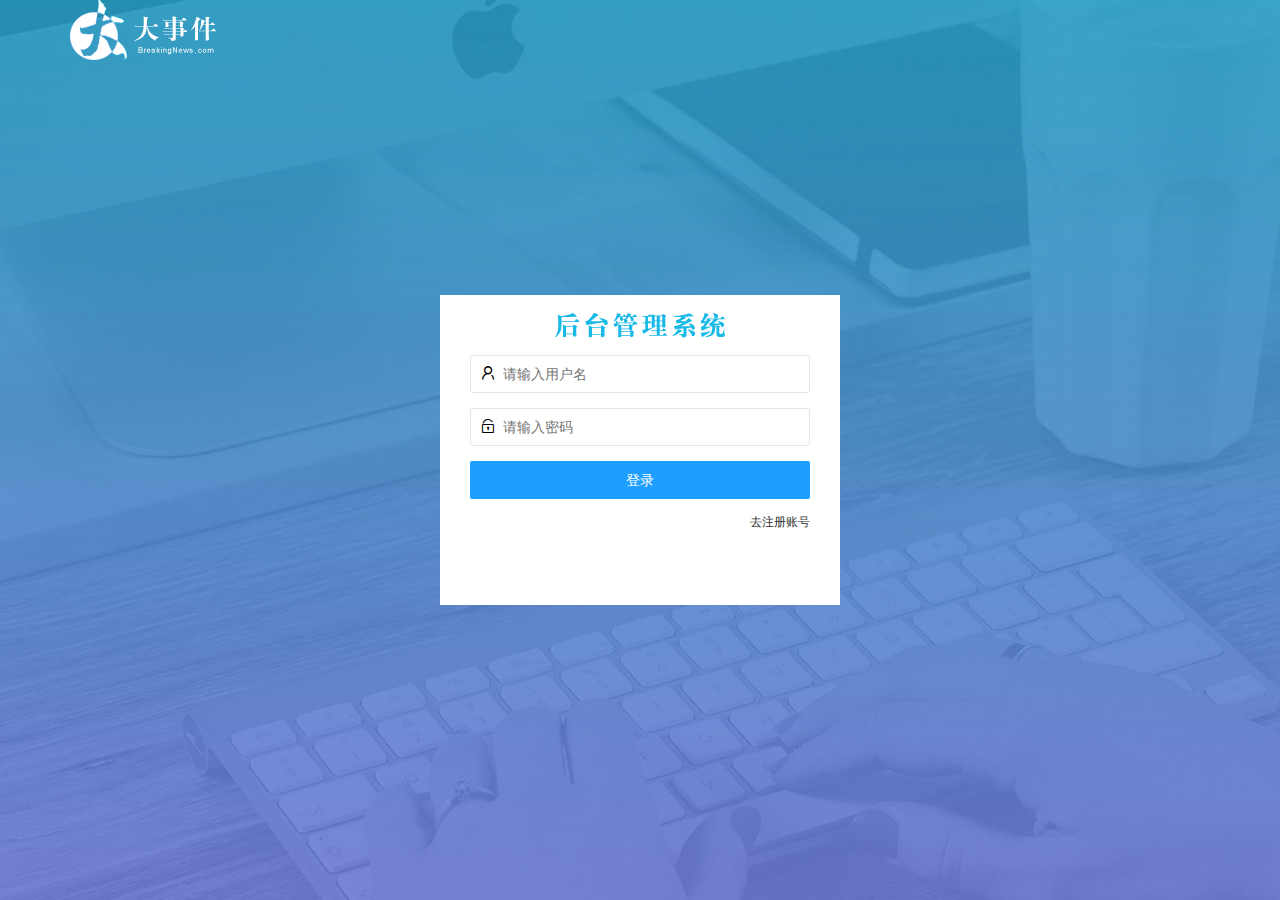
<file: login.html>
<!DOCTYPE html>
<html lang="en">

<head>
    <meta charset="UTF-8">
    <meta http-equiv="X-UA-Compatible" content="IE=edge">
    <meta name="viewport" content="width=device-width, initial-scale=1.0">
    <title>大事件-登录/注册</title>
    <!-- 导入layui样式表 -->
    <link rel="stylesheet" href="/assets/lib/layui/css/layui.css">
    <!-- 导入自己的样式表 -->
    <link rel="stylesheet" href="/assets/css/login.css">
</head>

<body>
    <!-- 头部logo区域 -->
    <div class="layui-main">
        <img src="/assets/images/logo.png" alt="" />
    </div>
    <!-- 登录注册区域 -->
    <div class="loginAndRegBox">
        <div class="title-box"></div>
        <!-- 登录的div -->
        <div class="login-box">
            <!-- 登录的表单 -->
            <form class="layui-form" id="form_login">
                <!-- 用户名 -->
                <div class="layui-form-item">
                    <i class="layui-icon layui-icon-username"></i>
                    <input type="text" name="username" required lay-verify="required" placeholder="请输入用户名" autocomplete="off" class="layui-input">
                </div>
                <!-- 密码 -->
                <div class="layui-form-item">
                    <i class="layui-icon layui-icon-password
                    "></i>
                    <input type="password" name="password" required lay-verify="required|pwd" placeholder="请输入密码" autocomplete="off" class="layui-input">
                </div>
                <!-- 登录按钮 -->
                <div class="layui-form-item">
                    <button class="layui-btn layui-btn-fluid layui-btn layui-btn-normal" lay-submit="formDemo">登录</button>
                </div>
                <!-- 链接 -->
                <div class="layui-form-item links">
                    <a href="javascript:;" id="link_reg">去注册账号</a>
                </div>
            </form>
        </div>
        <!-- 注册的div -->
        <div class="reg-box">
            <!-- 注册的表单 -->
            <form class="layui-form" id="form_reg">
                <!-- 用户名 -->
                <div class="layui-form-item">
                    <i class="layui-icon layui-icon-username"></i>
                    <input type="text" name="username" required lay-verify="required" placeholder="请输入用户名" autocomplete="off" class="layui-input">
                </div>
                <!-- 密码 -->
                <div class="layui-form-item">
                    <i class="layui-icon layui-icon-password
                    "></i>
                    <input type="password" name="password" required lay-verify="required|pwd" placeholder="请输入密码" autocomplete="off" class="layui-input">
                </div>
                <!-- 确认密码 -->
                <div class="layui-form-item">
                    <i class="layui-icon layui-icon-password
                    "></i>
                    <input type="password" name="repassword" required lay-verify="required|pwd|repwd" placeholder="再次确认密码" autocomplete="off" class="layui-input">
                </div>
                <!-- 注册按钮 -->
                <div class="layui-form-item">
                    <button class="layui-btn layui-btn-fluid layui-btn layui-btn-normal" lay-submit="formDemo">注册</button>
                </div>
                <!-- 链接 -->
                <div class="layui-form-item links">
                    <a href="javascript:;" id="link_login">去登陆</a>
                </div>
            </form>
        </div>
    </div>
    <!-- 导入layui.js文件 -->
    <script src="/assets/lib/layui/layui.all.js"></script>
    <!-- 导入 JQuery -->
    <script src="/assets/lib/jquery.js"></script>
    <script src="/assets/js/baseAPI.js"></script>
    <!-- 导入自己的 JavaScript 脚本 -->
    <script src="/assets/js/login.js"></script>
</body>

</html>
</file>
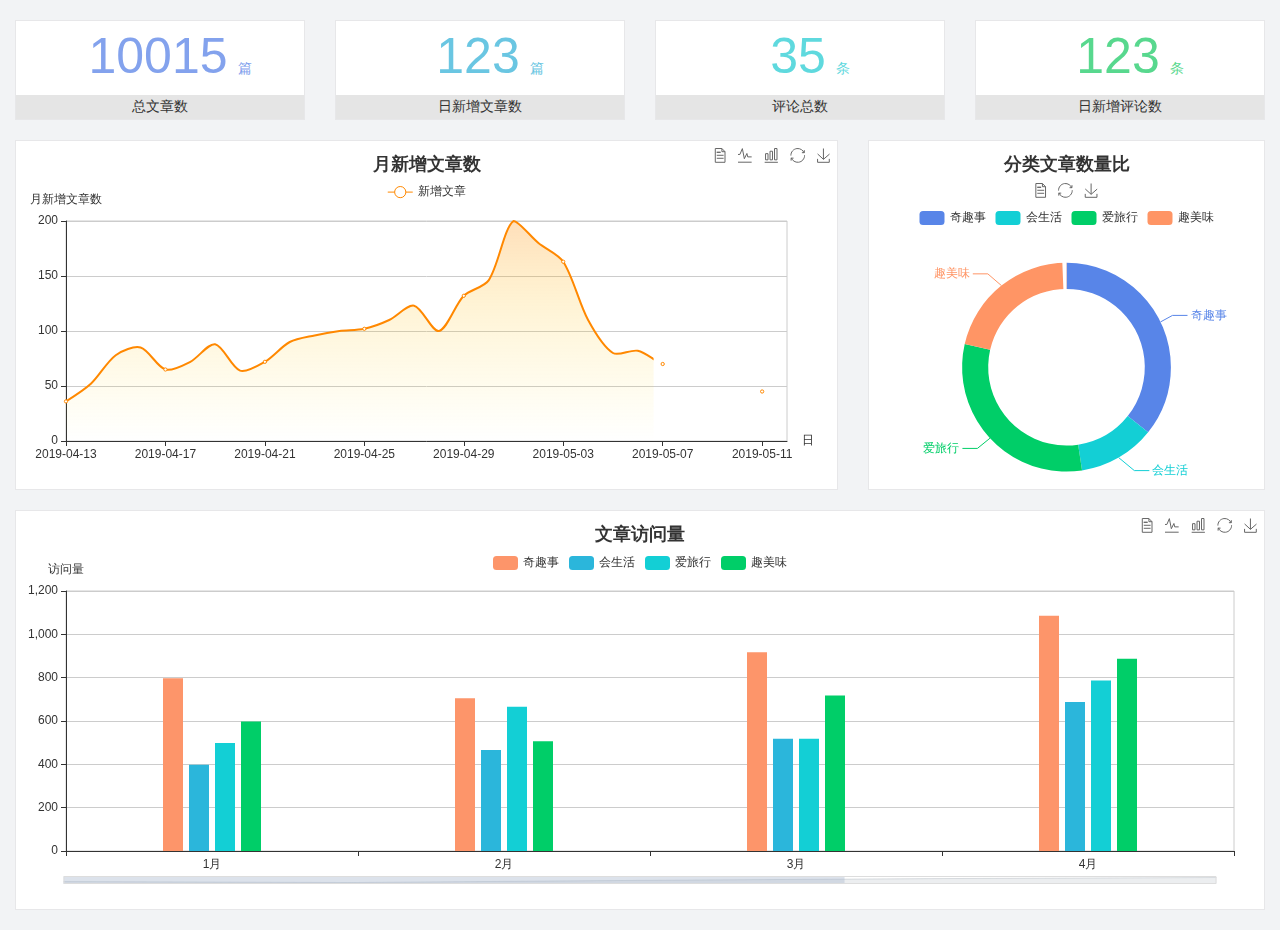
<file: home/dashboard.html>
<!DOCTYPE html>
<html lang="en">

<head>
  <meta charset="UTF-8">
  <meta name="viewport" content="width=device-width, initial-scale=1.0">
  <meta http-equiv="X-UA-Compatible" content="ie=edge">
  <title>图表统计</title>
  <link rel="stylesheet" href="../../assets/lib/bootstrap.css" />
  <link rel="stylesheet" href="../../assets/lib/main.css" />
  <script src="../../assets/lib/jquery.js"></script>
  <script type="text/javascript" src="../../assets/lib/echarts.min.js"></script>
</head>

<body>
  <div class="container-fluid">
    <div class="row spannel_list">
      <div class="col-sm-3 col-xs-6">
        <div class="spannel">
          <em>10015</em><span>篇</span>
          <b>总文章数</b>
        </div>
      </div>
      <div class="col-sm-3 col-xs-6">
        <div class="spannel scolor01">
          <em>123</em><span>篇</span>
          <b>日新增文章数</b>
        </div>
      </div>
      <div class="col-sm-3 col-xs-6">
        <div class="spannel scolor02">
          <em>35</em><span>条</span>
          <b>评论总数</b>
        </div>
      </div>
      <div class="col-sm-3 col-xs-6">
        <div class="spannel scolor03">
          <em>123</em><span>条</span>
          <b>日新增评论数</b>
        </div>
      </div>
    </div>
  </div>

  <div class="container-fluid">
    <div class="row curve-pie">
      <div class="col-lg-8 col-md-8">
        <div class="gragh_pannel" id="curve_show"></div>
      </div>
      <div class="col-lg-4 col-md-4">
        <div class="gragh_pannel" id="pie_show"></div>
      </div>
    </div>
  </div>

  <div class="container-fluid">
    <div class="column_pannel" id="column_show"></div>
  </div>

  <script>
    var oChart = echarts.init(document.getElementById('curve_show'));
    var aList_all = [
      { 'count': 36, 'date': '2019-04-13' },
      { 'count': 52, 'date': '2019-04-14' },
      { 'count': 78, 'date': '2019-04-15' },
      { 'count': 85, 'date': '2019-04-16' },
      { 'count': 65, 'date': '2019-04-17' },
      { 'count': 72, 'date': '2019-04-18' },
      { 'count': 88, 'date': '2019-04-19' },
      { 'count': 64, 'date': '2019-04-20' },
      { 'count': 72, 'date': '2019-04-21' },
      { 'count': 90, 'date': '2019-04-22' },
      { 'count': 96, 'date': '2019-04-23' },
      { 'count': 100, 'date': '2019-04-24' },
      { 'count': 102, 'date': '2019-04-25' },
      { 'count': 110, 'date': '2019-04-26' },
      { 'count': 123, 'date': '2019-04-27' },
      { 'count': 100, 'date': '2019-04-28' },
      { 'count': 132, 'date': '2019-04-29' },
      { 'count': 146, 'date': '2019-04-30' },
      { 'count': 200, 'date': '2019-05-01' },
      { 'count': 180, 'date': '2019-05-02' },
      { 'count': 163, 'date': '2019-05-03' },
      { 'count': 110, 'date': '2019-05-04' },
      { 'count': 80, 'date': '2019-05-05' },
      { 'count': 82, 'date': '2019-05-06' },
      { 'count': 70, 'date': '2019-05-07' },
      { 'count': 65, 'date': '2019-05-08' },
      { 'count': 54, 'date': '2019-05-09' },
      { 'count': 40, 'date': '2019-05-10' },
      { 'count': 45, 'date': '2019-05-11' },
      { 'count': 38, 'date': '2019-05-12' },
    ];

    let aCount = [];
    let aDate = [];

    for (var i = 0; i < aList_all.length; i++) {
      aCount.push(aList_all[i].count);
      aDate.push(aList_all[i].date);
    }

    var chartopt = {
      title: {
        text: '月新增文章数',
        left: 'center',
        top: '10'
      },
      tooltip: {
        trigger: 'axis'
      },
      legend: {
        data: ['新增文章'],
        top: '40'
      },
      toolbox: {
        show: true,
        feature: {
          mark: { show: true },
          dataView: { show: true, readOnly: false },
          magicType: { show: true, type: ['line', 'bar'] },
          restore: { show: true },
          saveAsImage: { show: true }
        }
      },
      calculable: true,
      xAxis: [
        {
          name: '日',
          type: 'category',
          boundaryGap: false,
          data: aDate
        }
      ],
      yAxis: [
        {
          name: '月新增文章数',
          type: 'value'
        }
      ],
      series: [
        {
          name: '新增文章',
          type: 'line',
          smooth: true,
          itemStyle: { normal: { areaStyle: { type: 'default' }, color: '#f80' }, lineStyle: { color: '#f80' } },
          data: aCount
        }],
      areaStyle: {
        normal: {
          color: new echarts.graphic.LinearGradient(0, 0, 0, 1, [{
            offset: 0,
            color: 'rgba(255,136,0,0.39)'
          }, {
            offset: .34,
            color: 'rgba(255,180,0,0.25)'
          }, {
            offset: 1,
            color: 'rgba(255,222,0,0.00)'
          }])

        }
      },
      grid: {
        show: true,
        x: 50,
        x2: 50,
        y: 80,
        height: 220
      }
    };

    oChart.setOption(chartopt);


    var oPie = echarts.init(document.getElementById('pie_show'));
    var oPieopt =
    {
      title: {
        top: 10,
        text: '分类文章数量比',
        x: 'center'
      },
      tooltip: {
        trigger: 'item',
        formatter: "{a} <br/>{b} : {c} ({d}%)"
      },
      color: ['#5885e8', '#13cfd5', '#00ce68', '#ff9565'],
      legend: {
        x: 'center',
        top: 65,
        data: ['奇趣事', '会生活', '爱旅行', '趣美味']
      },
      toolbox: {
        show: true,
        x: 'center',
        top: 35,
        feature: {
          mark: { show: true },
          dataView: { show: true, readOnly: false },
          magicType: {
            show: true,
            type: ['pie', 'funnel'],
            option: {
              funnel: {
                x: '25%',
                width: '50%',
                funnelAlign: 'left',
                max: 1548
              }
            }
          },
          restore: { show: true },
          saveAsImage: { show: true }
        }
      },
      calculable: true,
      series: [
        {
          name: '访问来源',
          type: 'pie',
          radius: ['45%', '60%'],
          center: ['50%', '65%'],
          data: [
            { value: 300, name: '奇趣事' },
            { value: 100, name: '会生活' },
            { value: 260, name: '爱旅行' },
            { value: 180, name: '趣美味' }
          ]
        }
      ]
    };
    oPie.setOption(oPieopt);



    var oColumn = this.echarts.init(document.getElementById('column_show'));
    var oColumnopt =
    {
      title: {
        text: '文章访问量',
        left: 'center',
        top: '10'
      },
      tooltip: {
        trigger: 'axis'
      },
      legend: {
        data: ['奇趣事', '会生活', '爱旅行', '趣美味'],
        top: '40'
      },
      toolbox: {
        show: true,
        feature: {
          mark: { show: true },
          dataView: { show: true, readOnly: false },
          magicType: { show: true, type: ['line', 'bar'] },
          restore: { show: true },
          saveAsImage: { show: true }
        }
      },
      calculable: true,
      xAxis: [
        {
          type: 'category',
          data: ['1月', '2月', '3月', '4月', '5月']
        }
      ],
      yAxis: [
        {
          name: '访问量',
          type: 'value'
        }
      ],
      series: [
        {
          name: '奇趣事',
          type: 'bar',
          barWidth: 20,
          itemStyle: {
            normal: { areaStyle: { type: 'default' }, color: '#fd956a' }
          },
          data: [800, 708, 920, 1090, 1200]
        },
        {
          name: '会生活',
          type: 'bar',
          barWidth: 20,
          itemStyle: {
            normal: { areaStyle: { type: 'default' }, color: '#2bb6db' }
          },
          data: [400, 468, 520, 690, 800]
        },
        {
          name: '爱旅行',
          type: 'bar',
          barWidth: 20,
          itemStyle: {
            normal: { areaStyle: { type: 'default' }, color: '#13cfd5' }
          },
          data: [500, 668, 520, 790, 900]
        },
        {
          name: '趣美味',
          type: 'bar',
          barWidth: 20,
          itemStyle: {
            normal: { areaStyle: { type: 'default' }, color: '#00ce68' }
          },
          data: [600, 508, 720, 890, 1000]
        }
      ],
      grid: {
        show: true,
        x: 50,
        x2: 30,
        y: 80,
        height: 260
      },
      dataZoom: [//给x轴设置滚动条
        {
          start: 0,//默认为0
          end: 100 - 1000 / 31,//默认为100
          type: 'slider',
          show: true,
          xAxisIndex: [0],
          handleSize: 0,//滑动条的 左右2个滑动条的大小
          height: 8,//组件高度
          left: 45, //左边的距离
          right: 50,//右边的距离
          bottom: 26,//右边的距离
          handleColor: '#ddd',//h滑动图标的颜色
          handleStyle: {
            borderColor: "#cacaca",
            borderWidth: "1",
            shadowBlur: 2,
            background: "#ddd",
            shadowColor: "#ddd",
          }
        }]
    };
    oColumn.setOption(oColumnopt);
  </script>
</body>

</html>
</file>
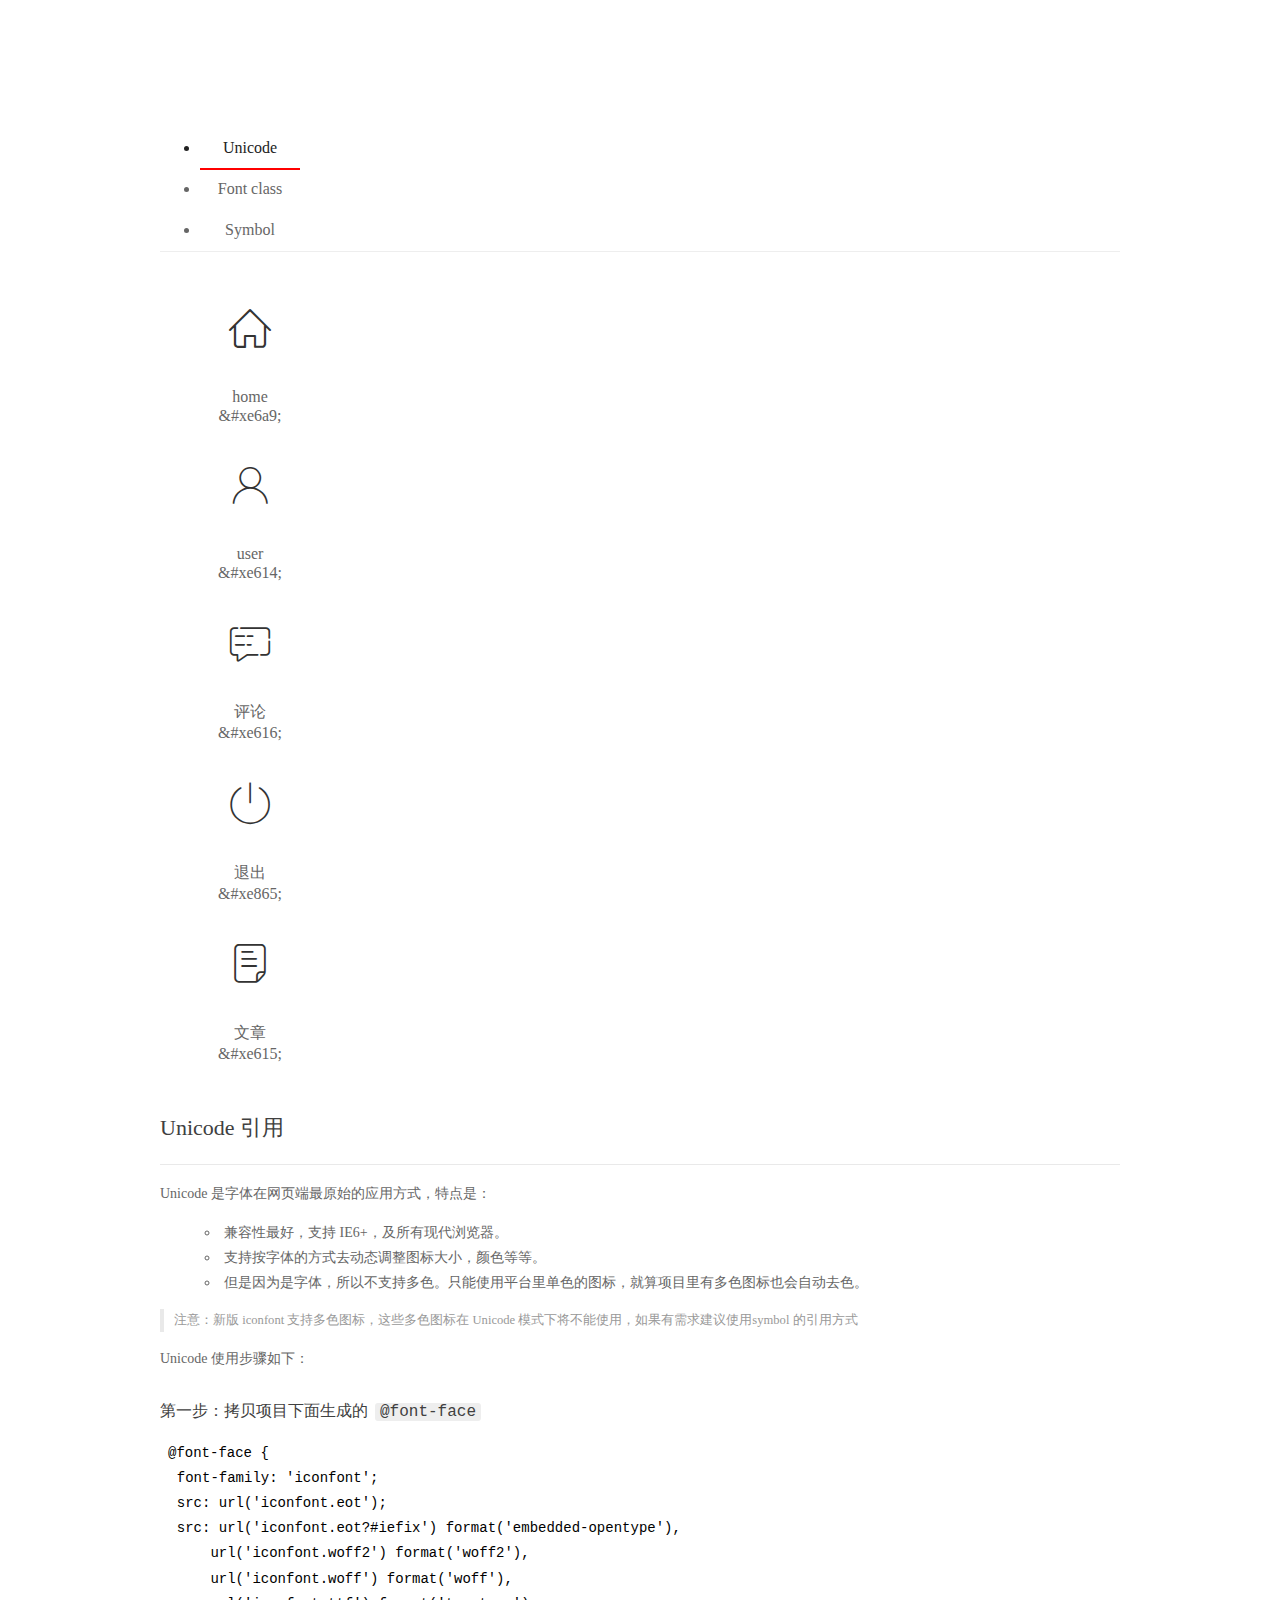
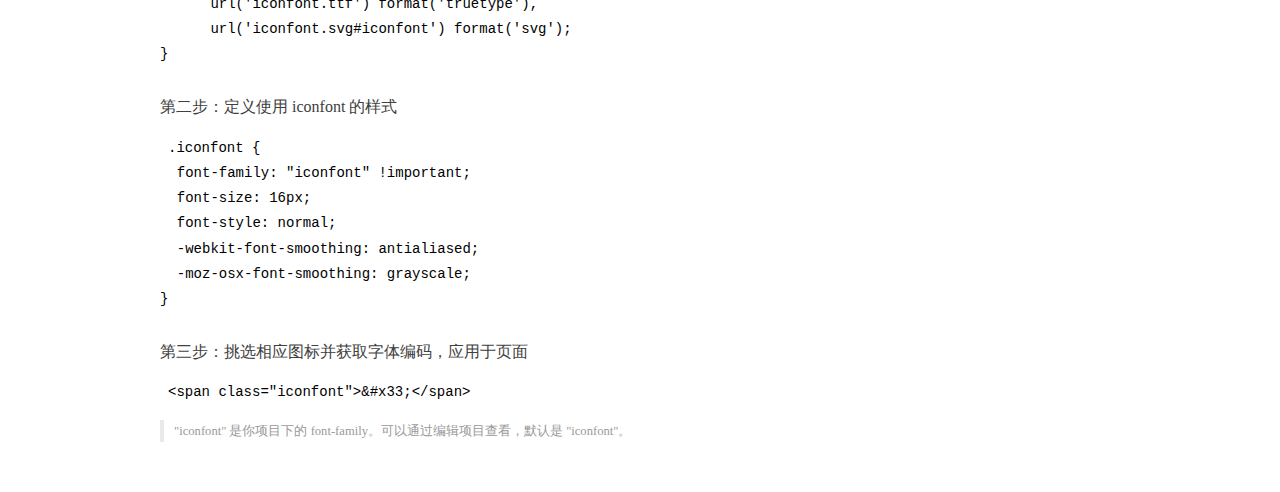
<file: assets/fonts/demo_index.html>
<!DOCTYPE html>
<html>
<head>
  <meta charset="utf-8"/>
  <title>IconFont Demo</title>
  <link rel="shortcut icon" href="https://gtms04.alicdn.com/tps/i4/TB1_oz6GVXXXXaFXpXXJDFnIXXX-64-64.ico" type="image/x-icon"/>
  <link rel="stylesheet" href="https://g.alicdn.com/thx/cube/1.3.2/cube.min.css">
  <link rel="stylesheet" href="demo.css">
  <link rel="stylesheet" href="iconfont.css">
  <script src="iconfont.js"></script>
  <!-- jQuery -->
  <script src="https://a1.alicdn.com/oss/uploads/2018/12/26/7bfddb60-08e8-11e9-9b04-53e73bb6408b.js"></script>
  <!-- 代码高亮 -->
  <script src="https://a1.alicdn.com/oss/uploads/2018/12/26/a3f714d0-08e6-11e9-8a15-ebf944d7534c.js"></script>
</head>
<body>
  <div class="main">
    <h1 class="logo"><a href="https://www.iconfont.cn/" title="iconfont 首页" target="_blank">&#xe86b;</a></h1>
    <div class="nav-tabs">
      <ul id="tabs" class="dib-box">
        <li class="dib active"><span>Unicode</span></li>
        <li class="dib"><span>Font class</span></li>
        <li class="dib"><span>Symbol</span></li>
      </ul>
      
    </div>
    <div class="tab-container">
      <div class="content unicode" style="display: block;">
          <ul class="icon_lists dib-box">
          
            <li class="dib">
              <span class="icon iconfont">&#xe6a9;</span>
                <div class="name">home</div>
                <div class="code-name">&amp;#xe6a9;</div>
              </li>
          
            <li class="dib">
              <span class="icon iconfont">&#xe614;</span>
                <div class="name">user</div>
                <div class="code-name">&amp;#xe614;</div>
              </li>
          
            <li class="dib">
              <span class="icon iconfont">&#xe616;</span>
                <div class="name">评论</div>
                <div class="code-name">&amp;#xe616;</div>
              </li>
          
            <li class="dib">
              <span class="icon iconfont">&#xe865;</span>
                <div class="name">退出</div>
                <div class="code-name">&amp;#xe865;</div>
              </li>
          
            <li class="dib">
              <span class="icon iconfont">&#xe615;</span>
                <div class="name">文章</div>
                <div class="code-name">&amp;#xe615;</div>
              </li>
          
          </ul>
          <div class="article markdown">
          <h2 id="unicode-">Unicode 引用</h2>
          <hr>

          <p>Unicode 是字体在网页端最原始的应用方式，特点是：</p>
          <ul>
            <li>兼容性最好，支持 IE6+，及所有现代浏览器。</li>
            <li>支持按字体的方式去动态调整图标大小，颜色等等。</li>
            <li>但是因为是字体，所以不支持多色。只能使用平台里单色的图标，就算项目里有多色图标也会自动去色。</li>
          </ul>
          <blockquote>
            <p>注意：新版 iconfont 支持多色图标，这些多色图标在 Unicode 模式下将不能使用，如果有需求建议使用symbol 的引用方式</p>
          </blockquote>
          <p>Unicode 使用步骤如下：</p>
          <h3 id="-font-face">第一步：拷贝项目下面生成的 <code>@font-face</code></h3>
<pre><code class="language-css"
>@font-face {
  font-family: 'iconfont';
  src: url('iconfont.eot');
  src: url('iconfont.eot?#iefix') format('embedded-opentype'),
      url('iconfont.woff2') format('woff2'),
      url('iconfont.woff') format('woff'),
      url('iconfont.ttf') format('truetype'),
      url('iconfont.svg#iconfont') format('svg');
}
</code></pre>
          <h3 id="-iconfont-">第二步：定义使用 iconfont 的样式</h3>
<pre><code class="language-css"
>.iconfont {
  font-family: "iconfont" !important;
  font-size: 16px;
  font-style: normal;
  -webkit-font-smoothing: antialiased;
  -moz-osx-font-smoothing: grayscale;
}
</code></pre>
          <h3 id="-">第三步：挑选相应图标并获取字体编码，应用于页面</h3>
<pre>
<code class="language-html"
>&lt;span class="iconfont"&gt;&amp;#x33;&lt;/span&gt;
</code></pre>
          <blockquote>
            <p>"iconfont" 是你项目下的 font-family。可以通过编辑项目查看，默认是 "iconfont"。</p>
          </blockquote>
          </div>
      </div>
      <div class="content font-class">
        <ul class="icon_lists dib-box">
          
          <li class="dib">
            <span class="icon iconfont icon-home"></span>
            <div class="name">
              home
            </div>
            <div class="code-name">.icon-home
            </div>
          </li>
          
          <li class="dib">
            <span class="icon iconfont icon-user"></span>
            <div class="name">
              user
            </div>
            <div class="code-name">.icon-user
            </div>
          </li>
          
          <li class="dib">
            <span class="icon iconfont icon-pinglun"></span>
            <div class="name">
              评论
            </div>
            <div class="code-name">.icon-pinglun
            </div>
          </li>
          
          <li class="dib">
            <span class="icon iconfont icon-tuichu"></span>
            <div class="name">
              退出
            </div>
            <div class="code-name">.icon-tuichu
            </div>
          </li>
          
          <li class="dib">
            <span class="icon iconfont icon-16"></span>
            <div class="name">
              文章
            </div>
            <div class="code-name">.icon-16
            </div>
          </li>
          
        </ul>
        <div class="article markdown">
        <h2 id="font-class-">font-class 引用</h2>
        <hr>

        <p>font-class 是 Unicode 使用方式的一种变种，主要是解决 Unicode 书写不直观，语意不明确的问题。</p>
        <p>与 Unicode 使用方式相比，具有如下特点：</p>
        <ul>
          <li>兼容性良好，支持 IE8+，及所有现代浏览器。</li>
          <li>相比于 Unicode 语意明确，书写更直观。可以很容易分辨这个 icon 是什么。</li>
          <li>因为使用 class 来定义图标，所以当要替换图标时，只需要修改 class 里面的 Unicode 引用。</li>
          <li>不过因为本质上还是使用的字体，所以多色图标还是不支持的。</li>
        </ul>
        <p>使用步骤如下：</p>
        <h3 id="-fontclass-">第一步：引入项目下面生成的 fontclass 代码：</h3>
<pre><code class="language-html">&lt;link rel="stylesheet" href="./iconfont.css"&gt;
</code></pre>
        <h3 id="-">第二步：挑选相应图标并获取类名，应用于页面：</h3>
<pre><code class="language-html">&lt;span class="iconfont icon-xxx"&gt;&lt;/span&gt;
</code></pre>
        <blockquote>
          <p>"
            iconfont" 是你项目下的 font-family。可以通过编辑项目查看，默认是 "iconfont"。</p>
        </blockquote>
      </div>
      </div>
      <div class="content symbol">
          <ul class="icon_lists dib-box">
          
            <li class="dib">
                <svg class="icon svg-icon" aria-hidden="true">
                  <use xlink:href="#icon-home"></use>
                </svg>
                <div class="name">home</div>
                <div class="code-name">#icon-home</div>
            </li>
          
            <li class="dib">
                <svg class="icon svg-icon" aria-hidden="true">
                  <use xlink:href="#icon-user"></use>
                </svg>
                <div class="name">user</div>
                <div class="code-name">#icon-user</div>
            </li>
          
            <li class="dib">
                <svg class="icon svg-icon" aria-hidden="true">
                  <use xlink:href="#icon-pinglun"></use>
                </svg>
                <div class="name">评论</div>
                <div class="code-name">#icon-pinglun</div>
            </li>
          
            <li class="dib">
                <svg class="icon svg-icon" aria-hidden="true">
                  <use xlink:href="#icon-tuichu"></use>
                </svg>
                <div class="name">退出</div>
                <div class="code-name">#icon-tuichu</div>
            </li>
          
            <li class="dib">
                <svg class="icon svg-icon" aria-hidden="true">
                  <use xlink:href="#icon-16"></use>
                </svg>
                <div class="name">文章</div>
                <div class="code-name">#icon-16</div>
            </li>
          
          </ul>
          <div class="article markdown">
          <h2 id="symbol-">Symbol 引用</h2>
          <hr>

          <p>这是一种全新的使用方式，应该说这才是未来的主流，也是平台目前推荐的用法。相关介绍可以参考这篇<a href="">文章</a>
            这种用法其实是做了一个 SVG 的集合，与另外两种相比具有如下特点：</p>
          <ul>
            <li>支持多色图标了，不再受单色限制。</li>
            <li>通过一些技巧，支持像字体那样，通过 <code>font-size</code>, <code>color</code> 来调整样式。</li>
            <li>兼容性较差，支持 IE9+，及现代浏览器。</li>
            <li>浏览器渲染 SVG 的性能一般，还不如 png。</li>
          </ul>
          <p>使用步骤如下：</p>
          <h3 id="-symbol-">第一步：引入项目下面生成的 symbol 代码：</h3>
<pre><code class="language-html">&lt;script src="./iconfont.js"&gt;&lt;/script&gt;
</code></pre>
          <h3 id="-css-">第二步：加入通用 CSS 代码（引入一次就行）：</h3>
<pre><code class="language-html">&lt;style&gt;
.icon {
  width: 1em;
  height: 1em;
  vertical-align: -0.15em;
  fill: currentColor;
  overflow: hidden;
}
&lt;/style&gt;
</code></pre>
          <h3 id="-">第三步：挑选相应图标并获取类名，应用于页面：</h3>
<pre><code class="language-html">&lt;svg class="icon" aria-hidden="true"&gt;
  &lt;use xlink:href="#icon-xxx"&gt;&lt;/use&gt;
&lt;/svg&gt;
</code></pre>
          </div>
      </div>

    </div>
  </div>
  <script>
  $(document).ready(function () {
      $('.tab-container .content:first').show()

      $('#tabs li').click(function (e) {
        var tabContent = $('.tab-container .content')
        var index = $(this).index()

        if ($(this).hasClass('active')) {
          return
        } else {
          $('#tabs li').removeClass('active')
          $(this).addClass('active')

          tabContent.hide().eq(index).fadeIn()
        }
      })
    })
  </script>
</body>
</html>
</file>
<file: assets/lib/layui/css/layui.css>
/** layui-v2.5.5 MIT License By https://www.layui.com */
 .layui-inline,img{display:inline-block;vertical-align:middle}h1,h2,h3,h4,h5,h6{font-weight:400}.layui-edge,.layui-header,.layui-inline,.layui-main{position:relative}.layui-body,.layui-edge,.layui-elip{overflow:hidden}.layui-btn,.layui-edge,.layui-inline,img{vertical-align:middle}.layui-btn,.layui-disabled,.layui-icon,.layui-unselect{-moz-user-select:none;-webkit-user-select:none;-ms-user-select:none}.layui-elip,.layui-form-checkbox span,.layui-form-pane .layui-form-label{text-overflow:ellipsis;white-space:nowrap}.layui-breadcrumb,.layui-tree-btnGroup{visibility:hidden}blockquote,body,button,dd,div,dl,dt,form,h1,h2,h3,h4,h5,h6,input,li,ol,p,pre,td,textarea,th,ul{margin:0;padding:0;-webkit-tap-highlight-color:rgba(0,0,0,0)}a:active,a:hover{outline:0}img{border:none}li{list-style:none}table{border-collapse:collapse;border-spacing:0}h4,h5,h6{font-size:100%}button,input,optgroup,option,select,textarea{font-family:inherit;font-size:inherit;font-style:inherit;font-weight:inherit;outline:0}pre{white-space:pre-wrap;white-space:-moz-pre-wrap;white-space:-pre-wrap;white-space:-o-pre-wrap;word-wrap:break-word}body{line-height:24px;font:14px Helvetica Neue,Helvetica,PingFang SC,Tahoma,Arial,sans-serif}hr{height:1px;margin:10px 0;border:0;clear:both}a{color:#333;text-decoration:none}a:hover{color:#777}a cite{font-style:normal;*cursor:pointer}.layui-border-box,.layui-border-box *{box-sizing:border-box}.layui-box,.layui-box *{box-sizing:content-box}.layui-clear{clear:both;*zoom:1}.layui-clear:after{content:'\20';clear:both;*zoom:1;display:block;height:0}.layui-inline{*display:inline;*zoom:1}.layui-edge{display:inline-block;width:0;height:0;border-width:6px;border-style:dashed;border-color:transparent}.layui-edge-top{top:-4px;border-bottom-color:#999;border-bottom-style:solid}.layui-edge-right{border-left-color:#999;border-left-style:solid}.layui-edge-bottom{top:2px;border-top-color:#999;border-top-style:solid}.layui-edge-left{border-right-color:#999;border-right-style:solid}.layui-disabled,.layui-disabled:hover{color:#d2d2d2!important;cursor:not-allowed!important}.layui-circle{border-radius:100%}.layui-show{display:block!important}.layui-hide{display:none!important}@font-face{font-family:layui-icon;src:url(../font/iconfont.eot?v=250);src:url(../font/iconfont.eot?v=250#iefix) format('embedded-opentype'),url(../font/iconfont.woff2?v=250) format('woff2'),url(../font/iconfont.woff?v=250) format('woff'),url(../font/iconfont.ttf?v=250) format('truetype'),url(../font/iconfont.svg?v=250#layui-icon) format('svg')}.layui-icon{font-family:layui-icon!important;font-size:16px;font-style:normal;-webkit-font-smoothing:antialiased;-moz-osx-font-smoothing:grayscale}.layui-icon-reply-fill:before{content:"\e611"}.layui-icon-set-fill:before{content:"\e614"}.layui-icon-menu-fill:before{content:"\e60f"}.layui-icon-search:before{content:"\e615"}.layui-icon-share:before{content:"\e641"}.layui-icon-set-sm:before{content:"\e620"}.layui-icon-engine:before{content:"\e628"}.layui-icon-close:before{content:"\1006"}.layui-icon-close-fill:before{content:"\1007"}.layui-icon-chart-screen:before{content:"\e629"}.layui-icon-star:before{content:"\e600"}.layui-icon-circle-dot:before{content:"\e617"}.layui-icon-chat:before{content:"\e606"}.layui-icon-release:before{content:"\e609"}.layui-icon-list:before{content:"\e60a"}.layui-icon-chart:before{content:"\e62c"}.layui-icon-ok-circle:before{content:"\1005"}.layui-icon-layim-theme:before{content:"\e61b"}.layui-icon-table:before{content:"\e62d"}.layui-icon-right:before{content:"\e602"}.layui-icon-left:before{content:"\e603"}.layui-icon-cart-simple:before{content:"\e698"}.layui-icon-face-cry:before{content:"\e69c"}.layui-icon-face-smile:before{content:"\e6af"}.layui-icon-survey:before{content:"\e6b2"}.layui-icon-tree:before{content:"\e62e"}.layui-icon-upload-circle:before{content:"\e62f"}.layui-icon-add-circle:before{content:"\e61f"}.layui-icon-download-circle:before{content:"\e601"}.layui-icon-templeate-1:before{content:"\e630"}.layui-icon-util:before{content:"\e631"}.layui-icon-face-surprised:before{content:"\e664"}.layui-icon-edit:before{content:"\e642"}.layui-icon-speaker:before{content:"\e645"}.layui-icon-down:before{content:"\e61a"}.layui-icon-file:before{content:"\e621"}.layui-icon-layouts:before{content:"\e632"}.layui-icon-rate-half:before{content:"\e6c9"}.layui-icon-add-circle-fine:before{content:"\e608"}.layui-icon-prev-circle:before{content:"\e633"}.layui-icon-read:before{content:"\e705"}.layui-icon-404:before{content:"\e61c"}.layui-icon-carousel:before{content:"\e634"}.layui-icon-help:before{content:"\e607"}.layui-icon-code-circle:before{content:"\e635"}.layui-icon-water:before{content:"\e636"}.layui-icon-username:before{content:"\e66f"}.layui-icon-find-fill:before{content:"\e670"}.layui-icon-about:before{content:"\e60b"}.layui-icon-location:before{content:"\e715"}.layui-icon-up:before{content:"\e619"}.layui-icon-pause:before{content:"\e651"}.layui-icon-date:before{content:"\e637"}.layui-icon-layim-uploadfile:before{content:"\e61d"}.layui-icon-delete:before{content:"\e640"}.layui-icon-play:before{content:"\e652"}.layui-icon-top:before{content:"\e604"}.layui-icon-friends:before{content:"\e612"}.layui-icon-refresh-3:before{content:"\e9aa"}.layui-icon-ok:before{content:"\e605"}.layui-icon-layer:before{content:"\e638"}.layui-icon-face-smile-fine:before{content:"\e60c"}.layui-icon-dollar:before{content:"\e659"}.layui-icon-group:before{content:"\e613"}.layui-icon-layim-download:before{content:"\e61e"}.layui-icon-picture-fine:before{content:"\e60d"}.layui-icon-link:before{content:"\e64c"}.layui-icon-diamond:before{content:"\e735"}.layui-icon-log:before{content:"\e60e"}.layui-icon-rate-solid:before{content:"\e67a"}.layui-icon-fonts-del:before{content:"\e64f"}.layui-icon-unlink:before{content:"\e64d"}.layui-icon-fonts-clear:before{content:"\e639"}.layui-icon-triangle-r:before{content:"\e623"}.layui-icon-circle:before{content:"\e63f"}.layui-icon-radio:before{content:"\e643"}.layui-icon-align-center:before{content:"\e647"}.layui-icon-align-right:before{content:"\e648"}.layui-icon-align-left:before{content:"\e649"}.layui-icon-loading-1:before{content:"\e63e"}.layui-icon-return:before{content:"\e65c"}.layui-icon-fonts-strong:before{content:"\e62b"}.layui-icon-upload:before{content:"\e67c"}.layui-icon-dialogue:before{content:"\e63a"}.layui-icon-video:before{content:"\e6ed"}.layui-icon-headset:before{content:"\e6fc"}.layui-icon-cellphone-fine:before{content:"\e63b"}.layui-icon-add-1:before{content:"\e654"}.layui-icon-face-smile-b:before{content:"\e650"}.layui-icon-fonts-html:before{content:"\e64b"}.layui-icon-form:before{content:"\e63c"}.layui-icon-cart:before{content:"\e657"}.layui-icon-camera-fill:before{content:"\e65d"}.layui-icon-tabs:before{content:"\e62a"}.layui-icon-fonts-code:before{content:"\e64e"}.layui-icon-fire:before{content:"\e756"}.layui-icon-set:before{content:"\e716"}.layui-icon-fonts-u:before{content:"\e646"}.layui-icon-triangle-d:before{content:"\e625"}.layui-icon-tips:before{content:"\e702"}.layui-icon-picture:before{content:"\e64a"}.layui-icon-more-vertical:before{content:"\e671"}.layui-icon-flag:before{content:"\e66c"}.layui-icon-loading:before{content:"\e63d"}.layui-icon-fonts-i:before{content:"\e644"}.layui-icon-refresh-1:before{content:"\e666"}.layui-icon-rmb:before{content:"\e65e"}.layui-icon-home:before{content:"\e68e"}.layui-icon-user:before{content:"\e770"}.layui-icon-notice:before{content:"\e667"}.layui-icon-login-weibo:before{content:"\e675"}.layui-icon-voice:before{content:"\e688"}.layui-icon-upload-drag:before{content:"\e681"}.layui-icon-login-qq:before{content:"\e676"}.layui-icon-snowflake:before{content:"\e6b1"}.layui-icon-file-b:before{content:"\e655"}.layui-icon-template:before{content:"\e663"}.layui-icon-auz:before{content:"\e672"}.layui-icon-console:before{content:"\e665"}.layui-icon-app:before{content:"\e653"}.layui-icon-prev:before{content:"\e65a"}.layui-icon-website:before{content:"\e7ae"}.layui-icon-next:before{content:"\e65b"}.layui-icon-component:before{content:"\e857"}.layui-icon-more:before{content:"\e65f"}.layui-icon-login-wechat:before{content:"\e677"}.layui-icon-shrink-right:before{content:"\e668"}.layui-icon-spread-left:before{content:"\e66b"}.layui-icon-camera:before{content:"\e660"}.layui-icon-note:before{content:"\e66e"}.layui-icon-refresh:before{content:"\e669"}.layui-icon-female:before{content:"\e661"}.layui-icon-male:before{content:"\e662"}.layui-icon-password:before{content:"\e673"}.layui-icon-senior:before{content:"\e674"}.layui-icon-theme:before{content:"\e66a"}.layui-icon-tread:before{content:"\e6c5"}.layui-icon-praise:before{content:"\e6c6"}.layui-icon-star-fill:before{content:"\e658"}.layui-icon-rate:before{content:"\e67b"}.layui-icon-template-1:before{content:"\e656"}.layui-icon-vercode:before{content:"\e679"}.layui-icon-cellphone:before{content:"\e678"}.layui-icon-screen-full:before{content:"\e622"}.layui-icon-screen-restore:before{content:"\e758"}.layui-icon-cols:before{content:"\e610"}.layui-icon-export:before{content:"\e67d"}.layui-icon-print:before{content:"\e66d"}.layui-icon-slider:before{content:"\e714"}.layui-icon-addition:before{content:"\e624"}.layui-icon-subtraction:before{content:"\e67e"}.layui-icon-service:before{content:"\e626"}.layui-icon-transfer:before{content:"\e691"}.layui-main{width:1140px;margin:0 auto}.layui-header{z-index:1000;height:60px}.layui-header a:hover{transition:all .5s;-webkit-transition:all .5s}.layui-side{position:fixed;left:0;top:0;bottom:0;z-index:999;width:200px;overflow-x:hidden}.layui-side-scroll{position:relative;width:220px;height:100%;overflow-x:hidden}.layui-body{position:absolute;left:200px;right:0;top:0;bottom:0;z-index:998;width:auto;overflow-y:auto;box-sizing:border-box}.layui-layout-body{overflow:hidden}.layui-layout-admin .layui-header{background-color:#23262E}.layui-layout-admin .layui-side{top:60px;width:200px;overflow-x:hidden}.layui-layout-admin .layui-body{position:fixed;top:60px;bottom:44px}.layui-layout-admin .layui-main{width:auto;margin:0 15px}.layui-layout-admin .layui-footer{position:fixed;left:200px;right:0;bottom:0;height:44px;line-height:44px;padding:0 15px;background-color:#eee}.layui-layout-admin .layui-logo{position:absolute;left:0;top:0;width:200px;height:100%;line-height:60px;text-align:center;color:#009688;font-size:16px}.layui-layout-admin .layui-header .layui-nav{background:0 0}.layui-layout-left{position:absolute!important;left:200px;top:0}.layui-layout-right{position:absolute!important;right:0;top:0}.layui-container{position:relative;margin:0 auto;padding:0 15px;box-sizing:border-box}.layui-fluid{position:relative;margin:0 auto;padding:0 15px}.layui-row:after,.layui-row:before{content:'';display:block;clear:both}.layui-col-lg1,.layui-col-lg10,.layui-col-lg11,.layui-col-lg12,.layui-col-lg2,.layui-col-lg3,.layui-col-lg4,.layui-col-lg5,.layui-col-lg6,.layui-col-lg7,.layui-col-lg8,.layui-col-lg9,.layui-col-md1,.layui-col-md10,.layui-col-md11,.layui-col-md12,.layui-col-md2,.layui-col-md3,.layui-col-md4,.layui-col-md5,.layui-col-md6,.layui-col-md7,.layui-col-md8,.layui-col-md9,.layui-col-sm1,.layui-col-sm10,.layui-col-sm11,.layui-col-sm12,.layui-col-sm2,.layui-col-sm3,.layui-col-sm4,.layui-col-sm5,.layui-col-sm6,.layui-col-sm7,.layui-col-sm8,.layui-col-sm9,.layui-col-xs1,.layui-col-xs10,.layui-col-xs11,.layui-col-xs12,.layui-col-xs2,.layui-col-xs3,.layui-col-xs4,.layui-col-xs5,.layui-col-xs6,.layui-col-xs7,.layui-col-xs8,.layui-col-xs9{position:relative;display:block;box-sizing:border-box}.layui-col-xs1,.layui-col-xs10,.layui-col-xs11,.layui-col-xs12,.layui-col-xs2,.layui-col-xs3,.layui-col-xs4,.layui-col-xs5,.layui-col-xs6,.layui-col-xs7,.layui-col-xs8,.layui-col-xs9{float:left}.layui-col-xs1{width:8.33333333%}.layui-col-xs2{width:16.66666667%}.layui-col-xs3{width:25%}.layui-col-xs4{width:33.33333333%}.layui-col-xs5{width:41.66666667%}.layui-col-xs6{width:50%}.layui-col-xs7{width:58.33333333%}.layui-col-xs8{width:66.66666667%}.layui-col-xs9{width:75%}.layui-col-xs10{width:83.33333333%}.layui-col-xs11{width:91.66666667%}.layui-col-xs12{width:100%}.layui-col-xs-offset1{margin-left:8.33333333%}.layui-col-xs-offset2{margin-left:16.66666667%}.layui-col-xs-offset3{margin-left:25%}.layui-col-xs-offset4{margin-left:33.33333333%}.layui-col-xs-offset5{margin-left:41.66666667%}.layui-col-xs-offset6{margin-left:50%}.layui-col-xs-offset7{margin-left:58.33333333%}.layui-col-xs-offset8{margin-left:66.66666667%}.layui-col-xs-offset9{margin-left:75%}.layui-col-xs-offset10{margin-left:83.33333333%}.layui-col-xs-offset11{margin-left:91.66666667%}.layui-col-xs-offset12{margin-left:100%}@media screen and (max-width:768px){.layui-hide-xs{display:none!important}.layui-show-xs-block{display:block!important}.layui-show-xs-inline{display:inline!important}.layui-show-xs-inline-block{display:inline-block!important}}@media screen and (min-width:768px){.layui-container{width:750px}.layui-hide-sm{display:none!important}.layui-show-sm-block{display:block!important}.layui-show-sm-inline{display:inline!important}.layui-show-sm-inline-block{display:inline-block!important}.layui-col-sm1,.layui-col-sm10,.layui-col-sm11,.layui-col-sm12,.layui-col-sm2,.layui-col-sm3,.layui-col-sm4,.layui-col-sm5,.layui-col-sm6,.layui-col-sm7,.layui-col-sm8,.layui-col-sm9{float:left}.layui-col-sm1{width:8.33333333%}.layui-col-sm2{width:16.66666667%}.layui-col-sm3{width:25%}.layui-col-sm4{width:33.33333333%}.layui-col-sm5{width:41.66666667%}.layui-col-sm6{width:50%}.layui-col-sm7{width:58.33333333%}.layui-col-sm8{width:66.66666667%}.layui-col-sm9{width:75%}.layui-col-sm10{width:83.33333333%}.layui-col-sm11{width:91.66666667%}.layui-col-sm12{width:100%}.layui-col-sm-offset1{margin-left:8.33333333%}.layui-col-sm-offset2{margin-left:16.66666667%}.layui-col-sm-offset3{margin-left:25%}.layui-col-sm-offset4{margin-left:33.33333333%}.layui-col-sm-offset5{margin-left:41.66666667%}.layui-col-sm-offset6{margin-left:50%}.layui-col-sm-offset7{margin-left:58.33333333%}.layui-col-sm-offset8{margin-left:66.66666667%}.layui-col-sm-offset9{margin-left:75%}.layui-col-sm-offset10{margin-left:83.33333333%}.layui-col-sm-offset11{margin-left:91.66666667%}.layui-col-sm-offset12{margin-left:100%}}@media screen and (min-width:992px){.layui-container{width:970px}.layui-hide-md{display:none!important}.layui-show-md-block{display:block!important}.layui-show-md-inline{display:inline!important}.layui-show-md-inline-block{display:inline-block!important}.layui-col-md1,.layui-col-md10,.layui-col-md11,.layui-col-md12,.layui-col-md2,.layui-col-md3,.layui-col-md4,.layui-col-md5,.layui-col-md6,.layui-col-md7,.layui-col-md8,.layui-col-md9{float:left}.layui-col-md1{width:8.33333333%}.layui-col-md2{width:16.66666667%}.layui-col-md3{width:25%}.layui-col-md4{width:33.33333333%}.layui-col-md5{width:41.66666667%}.layui-col-md6{width:50%}.layui-col-md7{width:58.33333333%}.layui-col-md8{width:66.66666667%}.layui-col-md9{width:75%}.layui-col-md10{width:83.33333333%}.layui-col-md11{width:91.66666667%}.layui-col-md12{width:100%}.layui-col-md-offset1{margin-left:8.33333333%}.layui-col-md-offset2{margin-left:16.66666667%}.layui-col-md-offset3{margin-left:25%}.layui-col-md-offset4{margin-left:33.33333333%}.layui-col-md-offset5{margin-left:41.66666667%}.layui-col-md-offset6{margin-left:50%}.layui-col-md-offset7{margin-left:58.33333333%}.layui-col-md-offset8{margin-left:66.66666667%}.layui-col-md-offset9{margin-left:75%}.layui-col-md-offset10{margin-left:83.33333333%}.layui-col-md-offset11{margin-left:91.66666667%}.layui-col-md-offset12{margin-left:100%}}@media screen and (min-width:1200px){.layui-container{width:1170px}.layui-hide-lg{display:none!important}.layui-show-lg-block{display:block!important}.layui-show-lg-inline{display:inline!important}.layui-show-lg-inline-block{display:inline-block!important}.layui-col-lg1,.layui-col-lg10,.layui-col-lg11,.layui-col-lg12,.layui-col-lg2,.layui-col-lg3,.layui-col-lg4,.layui-col-lg5,.layui-col-lg6,.layui-col-lg7,.layui-col-lg8,.layui-col-lg9{float:left}.layui-col-lg1{width:8.33333333%}.layui-col-lg2{width:16.66666667%}.layui-col-lg3{width:25%}.layui-col-lg4{width:33.33333333%}.layui-col-lg5{width:41.66666667%}.layui-col-lg6{width:50%}.layui-col-lg7{width:58.33333333%}.layui-col-lg8{width:66.66666667%}.layui-col-lg9{width:75%}.layui-col-lg10{width:83.33333333%}.layui-col-lg11{width:91.66666667%}.layui-col-lg12{width:100%}.layui-col-lg-offset1{margin-left:8.33333333%}.layui-col-lg-offset2{margin-left:16.66666667%}.layui-col-lg-offset3{margin-left:25%}.layui-col-lg-offset4{margin-left:33.33333333%}.layui-col-lg-offset5{margin-left:41.66666667%}.layui-col-lg-offset6{margin-left:50%}.layui-col-lg-offset7{margin-left:58.33333333%}.layui-col-lg-offset8{margin-left:66.66666667%}.layui-col-lg-offset9{margin-left:75%}.layui-col-lg-offset10{margin-left:83.33333333%}.layui-col-lg-offset11{margin-left:91.66666667%}.layui-col-lg-offset12{margin-left:100%}}.layui-col-space1{margin:-.5px}.layui-col-space1>*{padding:.5px}.layui-col-space3{margin:-1.5px}.layui-col-space3>*{padding:1.5px}.layui-col-space5{margin:-2.5px}.layui-col-space5>*{padding:2.5px}.layui-col-space8{margin:-3.5px}.layui-col-space8>*{padding:3.5px}.layui-col-space10{margin:-5px}.layui-col-space10>*{padding:5px}.layui-col-space12{margin:-6px}.layui-col-space12>*{padding:6px}.layui-col-space15{margin:-7.5px}.layui-col-space15>*{padding:7.5px}.layui-col-space18{margin:-9px}.layui-col-space18>*{padding:9px}.layui-col-space20{margin:-10px}.layui-col-space20>*{padding:10px}.layui-col-space22{margin:-11px}.layui-col-space22>*{padding:11px}.layui-col-space25{margin:-12.5px}.layui-col-space25>*{padding:12.5px}.layui-col-space30{margin:-15px}.layui-col-space30>*{padding:15px}.layui-btn,.layui-input,.layui-select,.layui-textarea,.layui-upload-button{outline:0;-webkit-appearance:none;transition:all .3s;-webkit-transition:all .3s;box-sizing:border-box}.layui-elem-quote{margin-bottom:10px;padding:15px;line-height:22px;border-left:5px solid #009688;border-radius:0 2px 2px 0;background-color:#f2f2f2}.layui-quote-nm{border-style:solid;border-width:1px 1px 1px 5px;background:0 0}.layui-elem-field{margin-bottom:10px;padding:0;border-width:1px;border-style:solid}.layui-elem-field legend{margin-left:20px;padding:0 10px;font-size:20px;font-weight:300}.layui-field-title{margin:10px 0 20px;border-width:1px 0 0}.layui-field-box{padding:10px 15px}.layui-field-title .layui-field-box{padding:10px 0}.layui-progress{position:relative;height:6px;border-radius:20px;background-color:#e2e2e2}.layui-progress-bar{position:absolute;left:0;top:0;width:0;max-width:100%;height:6px;border-radius:20px;text-align:right;background-color:#5FB878;transition:all .3s;-webkit-transition:all .3s}.layui-progress-big,.layui-progress-big .layui-progress-bar{height:18px;line-height:18px}.layui-progress-text{position:relative;top:-20px;line-height:18px;font-size:12px;color:#666}.layui-progress-big .layui-progress-text{position:static;padding:0 10px;color:#fff}.layui-collapse{border-width:1px;border-style:solid;border-radius:2px}.layui-colla-content,.layui-colla-item{border-top-width:1px;border-top-style:solid}.layui-colla-item:first-child{border-top:none}.layui-colla-title{position:relative;height:42px;line-height:42px;padding:0 15px 0 35px;color:#333;background-color:#f2f2f2;cursor:pointer;font-size:14px;overflow:hidden}.layui-colla-content{display:none;padding:10px 15px;line-height:22px;color:#666}.layui-colla-icon{position:absolute;left:15px;top:0;font-size:14px}.layui-card{margin-bottom:15px;border-radius:2px;background-color:#fff;box-shadow:0 1px 2px 0 rgba(0,0,0,.05)}.layui-card:last-child{margin-bottom:0}.layui-card-header{position:relative;height:42px;line-height:42px;padding:0 15px;border-bottom:1px solid #f6f6f6;color:#333;border-radius:2px 2px 0 0;font-size:14px}.layui-bg-black,.layui-bg-blue,.layui-bg-cyan,.layui-bg-green,.layui-bg-orange,.layui-bg-red{color:#fff!important}.layui-card-body{position:relative;padding:10px 15px;line-height:24px}.layui-card-body[pad15]{padding:15px}.layui-card-body[pad20]{padding:20px}.layui-card-body .layui-table{margin:5px 0}.layui-card .layui-tab{margin:0}.layui-panel-window{position:relative;padding:15px;border-radius:0;border-top:5px solid #E6E6E6;background-color:#fff}.layui-auxiliar-moving{position:fixed;left:0;right:0;top:0;bottom:0;width:100%;height:100%;background:0 0;z-index:9999999999}.layui-form-label,.layui-form-mid,.layui-form-select,.layui-input-block,.layui-input-inline,.layui-textarea{position:relative}.layui-bg-red{background-color:#FF5722!important}.layui-bg-orange{background-color:#FFB800!important}.layui-bg-green{background-color:#009688!important}.layui-bg-cyan{background-color:#2F4056!important}.layui-bg-blue{background-color:#1E9FFF!important}.layui-bg-black{background-color:#393D49!important}.layui-bg-gray{background-color:#eee!important;color:#666!important}.layui-badge-rim,.layui-colla-content,.layui-colla-item,.layui-collapse,.layui-elem-field,.layui-form-pane .layui-form-item[pane],.layui-form-pane .layui-form-label,.layui-input,.layui-layedit,.layui-layedit-tool,.layui-quote-nm,.layui-select,.layui-tab-bar,.layui-tab-card,.layui-tab-title,.layui-tab-title .layui-this:after,.layui-textarea{border-color:#e6e6e6}.layui-timeline-item:before,hr{background-color:#e6e6e6}.layui-text{line-height:22px;font-size:14px;color:#666}.layui-text h1,.layui-text h2,.layui-text h3{font-weight:500;color:#333}.layui-text h1{font-size:30px}.layui-text h2{font-size:24px}.layui-text h3{font-size:18px}.layui-text a:not(.layui-btn){color:#01AAED}.layui-text a:not(.layui-btn):hover{text-decoration:underline}.layui-text ul{padding:5px 0 5px 15px}.layui-text ul li{margin-top:5px;list-style-type:disc}.layui-text em,.layui-word-aux{color:#999!important;padding:0 5px!important}.layui-btn{display:inline-block;height:38px;line-height:38px;padding:0 18px;background-color:#009688;color:#fff;white-space:nowrap;text-align:center;font-size:14px;border:none;border-radius:2px;cursor:pointer}.layui-btn:hover{opacity:.8;filter:alpha(opacity=80);color:#fff}.layui-btn:active{opacity:1;filter:alpha(opacity=100)}.layui-btn+.layui-btn{margin-left:10px}.layui-btn-container{font-size:0}.layui-btn-container .layui-btn{margin-right:10px;margin-bottom:10px}.layui-btn-container .layui-btn+.layui-btn{margin-left:0}.layui-table .layui-btn-container .layui-btn{margin-bottom:9px}.layui-btn-radius{border-radius:100px}.layui-btn .layui-icon{margin-right:3px;font-size:18px;vertical-align:bottom;vertical-align:middle\9}.layui-btn-primary{border:1px solid #C9C9C9;background-color:#fff;color:#555}.layui-btn-primary:hover{border-color:#009688;color:#333}.layui-btn-normal{background-color:#1E9FFF}.layui-btn-warm{background-color:#FFB800}.layui-btn-danger{background-color:#FF5722}.layui-btn-checked{background-color:#5FB878}.layui-btn-disabled,.layui-btn-disabled:active,.layui-btn-disabled:hover{border:1px solid #e6e6e6;background-color:#FBFBFB;color:#C9C9C9;cursor:not-allowed;opacity:1}.layui-btn-lg{height:44px;line-height:44px;padding:0 25px;font-size:16px}.layui-btn-sm{height:30px;line-height:30px;padding:0 10px;font-size:12px}.layui-btn-sm i{font-size:16px!important}.layui-btn-xs{height:22px;line-height:22px;padding:0 5px;font-size:12px}.layui-btn-xs i{font-size:14px!important}.layui-btn-group{display:inline-block;vertical-align:middle;font-size:0}.layui-btn-group .layui-btn{margin-left:0!important;margin-right:0!important;border-left:1px solid rgba(255,255,255,.5);border-radius:0}.layui-btn-group .layui-btn-primary{border-left:none}.layui-btn-group .layui-btn-primary:hover{border-color:#C9C9C9;color:#009688}.layui-btn-group .layui-btn:first-child{border-left:none;border-radius:2px 0 0 2px}.layui-btn-group .layui-btn-primary:first-child{border-left:1px solid #c9c9c9}.layui-btn-group .layui-btn:last-child{border-radius:0 2px 2px 0}.layui-btn-group .layui-btn+.layui-btn{margin-left:0}.layui-btn-group+.layui-btn-group{margin-left:10px}.layui-btn-fluid{width:100%}.layui-input,.layui-select,.layui-textarea{height:38px;line-height:1.3;line-height:38px\9;border-width:1px;border-style:solid;background-color:#fff;border-radius:2px}.layui-input::-webkit-input-placeholder,.layui-select::-webkit-input-placeholder,.layui-textarea::-webkit-input-placeholder{line-height:1.3}.layui-input,.layui-textarea{display:block;width:100%;padding-left:10px}.layui-input:hover,.layui-textarea:hover{border-color:#D2D2D2!important}.layui-input:focus,.layui-textarea:focus{border-color:#C9C9C9!important}.layui-textarea{min-height:100px;height:auto;line-height:20px;padding:6px 10px;resize:vertical}.layui-select{padding:0 10px}.layui-form input[type=checkbox],.layui-form input[type=radio],.layui-form select{display:none}.layui-form [lay-ignore]{display:initial}.layui-form-item{margin-bottom:15px;clear:both;*zoom:1}.layui-form-item:after{content:'\20';clear:both;*zoom:1;display:block;height:0}.layui-form-label{float:left;display:block;padding:9px 15px;width:80px;font-weight:400;line-height:20px;text-align:right}.layui-form-label-col{display:block;float:none;padding:9px 0;line-height:20px;text-align:left}.layui-form-item .layui-inline{margin-bottom:5px;margin-right:10px}.layui-input-block{margin-left:110px;min-height:36px}.layui-input-inline{display:inline-block;vertical-align:middle}.layui-form-item .layui-input-inline{float:left;width:190px;margin-right:10px}.layui-form-text .layui-input-inline{width:auto}.layui-form-mid{float:left;display:block;padding:9px 0!important;line-height:20px;margin-right:10px}.layui-form-danger+.layui-form-select .layui-input,.layui-form-danger:focus{border-color:#FF5722!important}.layui-form-select .layui-input{padding-right:30px;cursor:pointer}.layui-form-select .layui-edge{position:absolute;right:10px;top:50%;margin-top:-3px;cursor:pointer;border-width:6px;border-top-color:#c2c2c2;border-top-style:solid;transition:all .3s;-webkit-transition:all .3s}.layui-form-select dl{display:none;position:absolute;left:0;top:42px;padding:5px 0;z-index:899;min-width:100%;border:1px solid #d2d2d2;max-height:300px;overflow-y:auto;background-color:#fff;border-radius:2px;box-shadow:0 2px 4px rgba(0,0,0,.12);box-sizing:border-box}.layui-form-select dl dd,.layui-form-select dl dt{padding:0 10px;line-height:36px;white-space:nowrap;overflow:hidden;text-overflow:ellipsis}.layui-form-select dl dt{font-size:12px;color:#999}.layui-form-select dl dd{cursor:pointer}.layui-form-select dl dd:hover{background-color:#f2f2f2;-webkit-transition:.5s all;transition:.5s all}.layui-form-select .layui-select-group dd{padding-left:20px}.layui-form-select dl dd.layui-select-tips{padding-left:10px!important;color:#999}.layui-form-select dl dd.layui-this{background-color:#5FB878;color:#fff}.layui-form-checkbox,.layui-form-select dl dd.layui-disabled{background-color:#fff}.layui-form-selected dl{display:block}.layui-form-checkbox,.layui-form-checkbox *,.layui-form-switch{display:inline-block;vertical-align:middle}.layui-form-selected .layui-edge{margin-top:-9px;-webkit-transform:rotate(180deg);transform:rotate(180deg);margin-top:-3px\9}:root .layui-form-selected .layui-edge{margin-top:-9px\0/IE9}.layui-form-selectup dl{top:auto;bottom:42px}.layui-select-none{margin:5px 0;text-align:center;color:#999}.layui-select-disabled .layui-disabled{border-color:#eee!important}.layui-select-disabled .layui-edge{border-top-color:#d2d2d2}.layui-form-checkbox{position:relative;height:30px;line-height:30px;margin-right:10px;padding-right:30px;cursor:pointer;font-size:0;-webkit-transition:.1s linear;transition:.1s linear;box-sizing:border-box}.layui-form-checkbox span{padding:0 10px;height:100%;font-size:14px;border-radius:2px 0 0 2px;background-color:#d2d2d2;color:#fff;overflow:hidden}.layui-form-checkbox:hover span{background-color:#c2c2c2}.layui-form-checkbox i{position:absolute;right:0;top:0;width:30px;height:28px;border:1px solid #d2d2d2;border-left:none;border-radius:0 2px 2px 0;color:#fff;font-size:20px;text-align:center}.layui-form-checkbox:hover i{border-color:#c2c2c2;color:#c2c2c2}.layui-form-checked,.layui-form-checked:hover{border-color:#5FB878}.layui-form-checked span,.layui-form-checked:hover span{background-color:#5FB878}.layui-form-checked i,.layui-form-checked:hover i{color:#5FB878}.layui-form-item .layui-form-checkbox{margin-top:4px}.layui-form-checkbox[lay-skin=primary]{height:auto!important;line-height:normal!important;min-width:18px;min-height:18px;border:none!important;margin-right:0;padding-left:28px;padding-right:0;background:0 0}.layui-form-checkbox[lay-skin=primary] span{padding-left:0;padding-right:15px;line-height:18px;background:0 0;color:#666}.layui-form-checkbox[lay-skin=primary] i{right:auto;left:0;width:16px;height:16px;line-height:16px;border:1px solid #d2d2d2;font-size:12px;border-radius:2px;background-color:#fff;-webkit-transition:.1s linear;transition:.1s linear}.layui-form-checkbox[lay-skin=primary]:hover i{border-color:#5FB878;color:#fff}.layui-form-checked[lay-skin=primary] i{border-color:#5FB878!important;background-color:#5FB878;color:#fff}.layui-checkbox-disbaled[lay-skin=primary] span{background:0 0!important;color:#c2c2c2}.layui-checkbox-disbaled[lay-skin=primary]:hover i{border-color:#d2d2d2}.layui-form-item .layui-form-checkbox[lay-skin=primary]{margin-top:10px}.layui-form-switch{position:relative;height:22px;line-height:22px;min-width:35px;padding:0 5px;margin-top:8px;border:1px solid #d2d2d2;border-radius:20px;cursor:pointer;background-color:#fff;-webkit-transition:.1s linear;transition:.1s linear}.layui-form-switch i{position:absolute;left:5px;top:3px;width:16px;height:16px;border-radius:20px;background-color:#d2d2d2;-webkit-transition:.1s linear;transition:.1s linear}.layui-form-switch em{position:relative;top:0;width:25px;margin-left:21px;padding:0!important;text-align:center!important;color:#999!important;font-style:normal!important;font-size:12px}.layui-form-onswitch{border-color:#5FB878;background-color:#5FB878}.layui-checkbox-disbaled,.layui-checkbox-disbaled i{border-color:#e2e2e2!important}.layui-form-onswitch i{left:100%;margin-left:-21px;background-color:#fff}.layui-form-onswitch em{margin-left:5px;margin-right:21px;color:#fff!important}.layui-checkbox-disbaled span{background-color:#e2e2e2!important}.layui-checkbox-disbaled:hover i{color:#fff!important}[lay-radio]{display:none}.layui-form-radio,.layui-form-radio *{display:inline-block;vertical-align:middle}.layui-form-radio{line-height:28px;margin:6px 10px 0 0;padding-right:10px;cursor:pointer;font-size:0}.layui-form-radio *{font-size:14px}.layui-form-radio>i{margin-right:8px;font-size:22px;color:#c2c2c2}.layui-form-radio>i:hover,.layui-form-radioed>i{color:#5FB878}.layui-radio-disbaled>i{color:#e2e2e2!important}.layui-form-pane .layui-form-label{width:110px;padding:8px 15px;height:38px;line-height:20px;border-width:1px;border-style:solid;border-radius:2px 0 0 2px;text-align:center;background-color:#FBFBFB;overflow:hidden;box-sizing:border-box}.layui-form-pane .layui-input-inline{margin-left:-1px}.layui-form-pane .layui-input-block{margin-left:110px;left:-1px}.layui-form-pane .layui-input{border-radius:0 2px 2px 0}.layui-form-pane .layui-form-text .layui-form-label{float:none;width:100%;border-radius:2px;box-sizing:border-box;text-align:left}.layui-form-pane .layui-form-text .layui-input-inline{display:block;margin:0;top:-1px;clear:both}.layui-form-pane .layui-form-text .layui-input-block{margin:0;left:0;top:-1px}.layui-form-pane .layui-form-text .layui-textarea{min-height:100px;border-radius:0 0 2px 2px}.layui-form-pane .layui-form-checkbox{margin:4px 0 4px 10px}.layui-form-pane .layui-form-radio,.layui-form-pane .layui-form-switch{margin-top:6px;margin-left:10px}.layui-form-pane .layui-form-item[pane]{position:relative;border-width:1px;border-style:solid}.layui-form-pane .layui-form-item[pane] .layui-form-label{position:absolute;left:0;top:0;height:100%;border-width:0 1px 0 0}.layui-form-pane .layui-form-item[pane] .layui-input-inline{margin-left:110px}@media screen and (max-width:450px){.layui-form-item .layui-form-label{text-overflow:ellipsis;overflow:hidden;white-space:nowrap}.layui-form-item .layui-inline{display:block;margin-right:0;margin-bottom:20px;clear:both}.layui-form-item .layui-inline:after{content:'\20';clear:both;display:block;height:0}.layui-form-item .layui-input-inline{display:block;float:none;left:-3px;width:auto;margin:0 0 10px 112px}.layui-form-item .layui-input-inline+.layui-form-mid{margin-left:110px;top:-5px;padding:0}.layui-form-item .layui-form-checkbox{margin-right:5px;margin-bottom:5px}}.layui-layedit{border-width:1px;border-style:solid;border-radius:2px}.layui-layedit-tool{padding:3px 5px;border-bottom-width:1px;border-bottom-style:solid;font-size:0}.layedit-tool-fixed{position:fixed;top:0;border-top:1px solid #e2e2e2}.layui-layedit-tool .layedit-tool-mid,.layui-layedit-tool .layui-icon{display:inline-block;vertical-align:middle;text-align:center;font-size:14px}.layui-layedit-tool .layui-icon{position:relative;width:32px;height:30px;line-height:30px;margin:3px 5px;color:#777;cursor:pointer;border-radius:2px}.layui-layedit-tool .layui-icon:hover{color:#393D49}.layui-layedit-tool .layui-icon:active{color:#000}.layui-layedit-tool .layedit-tool-active{background-color:#e2e2e2;color:#000}.layui-layedit-tool .layui-disabled,.layui-layedit-tool .layui-disabled:hover{color:#d2d2d2;cursor:not-allowed}.layui-layedit-tool .layedit-tool-mid{width:1px;height:18px;margin:0 10px;background-color:#d2d2d2}.layedit-tool-html{width:50px!important;font-size:30px!important}.layedit-tool-b,.layedit-tool-code,.layedit-tool-help{font-size:16px!important}.layedit-tool-d,.layedit-tool-face,.layedit-tool-image,.layedit-tool-unlink{font-size:18px!important}.layedit-tool-image input{position:absolute;font-size:0;left:0;top:0;width:100%;height:100%;opacity:.01;filter:Alpha(opacity=1);cursor:pointer}.layui-layedit-iframe iframe{display:block;width:100%}#LAY_layedit_code{overflow:hidden}.layui-laypage{display:inline-block;*display:inline;*zoom:1;vertical-align:middle;margin:10px 0;font-size:0}.layui-laypage>a:first-child,.layui-laypage>a:first-child em{border-radius:2px 0 0 2px}.layui-laypage>a:last-child,.layui-laypage>a:last-child em{border-radius:0 2px 2px 0}.layui-laypage>:first-child{margin-left:0!important}.layui-laypage>:last-child{margin-right:0!important}.layui-laypage a,.layui-laypage button,.layui-laypage input,.layui-laypage select,.layui-laypage span{border:1px solid #e2e2e2}.layui-laypage a,.layui-laypage span{display:inline-block;*display:inline;*zoom:1;vertical-align:middle;padding:0 15px;height:28px;line-height:28px;margin:0 -1px 5px 0;background-color:#fff;color:#333;font-size:12px}.layui-flow-more a *,.layui-laypage input,.layui-table-view select[lay-ignore]{display:inline-block}.layui-laypage a:hover{color:#009688}.layui-laypage em{font-style:normal}.layui-laypage .layui-laypage-spr{color:#999;font-weight:700}.layui-laypage a{text-decoration:none}.layui-laypage .layui-laypage-curr{position:relative}.layui-laypage .layui-laypage-curr em{position:relative;color:#fff}.layui-laypage .layui-laypage-curr .layui-laypage-em{position:absolute;left:-1px;top:-1px;padding:1px;width:100%;height:100%;background-color:#009688}.layui-laypage-em{border-radius:2px}.layui-laypage-next em,.layui-laypage-prev em{font-family:Sim sun;font-size:16px}.layui-laypage .layui-laypage-count,.layui-laypage .layui-laypage-limits,.layui-laypage .layui-laypage-refresh,.layui-laypage .layui-laypage-skip{margin-left:10px;margin-right:10px;padding:0;border:none}.layui-laypage .layui-laypage-limits,.layui-laypage .layui-laypage-refresh{vertical-align:top}.layui-laypage .layui-laypage-refresh i{font-size:18px;cursor:pointer}.layui-laypage select{height:22px;padding:3px;border-radius:2px;cursor:pointer}.layui-laypage .layui-laypage-skip{height:30px;line-height:30px;color:#999}.layui-laypage button,.layui-laypage input{height:30px;line-height:30px;border-radius:2px;vertical-align:top;background-color:#fff;box-sizing:border-box}.layui-laypage input{width:40px;margin:0 10px;padding:0 3px;text-align:center}.layui-laypage input:focus,.layui-laypage select:focus{border-color:#009688!important}.layui-laypage button{margin-left:10px;padding:0 10px;cursor:pointer}.layui-table,.layui-table-view{margin:10px 0}.layui-flow-more{margin:10px 0;text-align:center;color:#999;font-size:14px}.layui-flow-more a{height:32px;line-height:32px}.layui-flow-more a *{vertical-align:top}.layui-flow-more a cite{padding:0 20px;border-radius:3px;background-color:#eee;color:#333;font-style:normal}.layui-flow-more a cite:hover{opacity:.8}.layui-flow-more a i{font-size:30px;color:#737383}.layui-table{width:100%;background-color:#fff;color:#666}.layui-table tr{transition:all .3s;-webkit-transition:all .3s}.layui-table th{text-align:left;font-weight:400}.layui-table tbody tr:hover,.layui-table thead tr,.layui-table-click,.layui-table-header,.layui-table-hover,.layui-table-mend,.layui-table-patch,.layui-table-tool,.layui-table-total,.layui-table-total tr,.layui-table[lay-even] tr:nth-child(even){background-color:#f2f2f2}.layui-table td,.layui-table th,.layui-table-col-set,.layui-table-fixed-r,.layui-table-grid-down,.layui-table-header,.layui-table-page,.layui-table-tips-main,.layui-table-tool,.layui-table-total,.layui-table-view,.layui-table[lay-skin=line],.layui-table[lay-skin=row]{border-width:1px;border-style:solid;border-color:#e6e6e6}.layui-table td,.layui-table th{position:relative;padding:9px 15px;min-height:20px;line-height:20px;font-size:14px}.layui-table[lay-skin=line] td,.layui-table[lay-skin=line] th{border-width:0 0 1px}.layui-table[lay-skin=row] td,.layui-table[lay-skin=row] th{border-width:0 1px 0 0}.layui-table[lay-skin=nob] td,.layui-table[lay-skin=nob] th{border:none}.layui-table img{max-width:100px}.layui-table[lay-size=lg] td,.layui-table[lay-size=lg] th{padding:15px 30px}.layui-table-view .layui-table[lay-size=lg] .layui-table-cell{height:40px;line-height:40px}.layui-table[lay-size=sm] td,.layui-table[lay-size=sm] th{font-size:12px;padding:5px 10px}.layui-table-view .layui-table[lay-size=sm] .layui-table-cell{height:20px;line-height:20px}.layui-table[lay-data]{display:none}.layui-table-box{position:relative;overflow:hidden}.layui-table-view .layui-table{position:relative;width:auto;margin:0}.layui-table-view .layui-table[lay-skin=line]{border-width:0 1px 0 0}.layui-table-view .layui-table[lay-skin=row]{border-width:0 0 1px}.layui-table-view .layui-table td,.layui-table-view .layui-table th{padding:5px 0;border-top:none;border-left:none}.layui-table-view .layui-table th.layui-unselect .layui-table-cell span{cursor:pointer}.layui-table-view .layui-table td{cursor:default}.layui-table-view .layui-table td[data-edit=text]{cursor:text}.layui-table-view .layui-form-checkbox[lay-skin=primary] i{width:18px;height:18px}.layui-table-view .layui-form-radio{line-height:0;padding:0}.layui-table-view .layui-form-radio>i{margin:0;font-size:20px}.layui-table-init{position:absolute;left:0;top:0;width:100%;height:100%;text-align:center;z-index:110}.layui-table-init .layui-icon{position:absolute;left:50%;top:50%;margin:-15px 0 0 -15px;font-size:30px;color:#c2c2c2}.layui-table-header{border-width:0 0 1px;overflow:hidden}.layui-table-header .layui-table{margin-bottom:-1px}.layui-table-tool .layui-inline[lay-event]{position:relative;width:26px;height:26px;padding:5px;line-height:16px;margin-right:10px;text-align:center;color:#333;border:1px solid #ccc;cursor:pointer;-webkit-transition:.5s all;transition:.5s all}.layui-table-tool .layui-inline[lay-event]:hover{border:1px solid #999}.layui-table-tool-temp{padding-right:120px}.layui-table-tool-self{position:absolute;right:17px;top:10px}.layui-table-tool .layui-table-tool-self .layui-inline[lay-event]{margin:0 0 0 10px}.layui-table-tool-panel{position:absolute;top:29px;left:-1px;padding:5px 0;min-width:150px;min-height:40px;border:1px solid #d2d2d2;text-align:left;overflow-y:auto;background-color:#fff;box-shadow:0 2px 4px rgba(0,0,0,.12)}.layui-table-cell,.layui-table-tool-panel li{overflow:hidden;text-overflow:ellipsis;white-space:nowrap}.layui-table-tool-panel li{padding:0 10px;line-height:30px;-webkit-transition:.5s all;transition:.5s all}.layui-table-tool-panel li .layui-form-checkbox[lay-skin=primary]{width:100%;padding-left:28px}.layui-table-tool-panel li:hover{background-color:#f2f2f2}.layui-table-tool-panel li .layui-form-checkbox[lay-skin=primary] i{position:absolute;left:0;top:0}.layui-table-tool-panel li .layui-form-checkbox[lay-skin=primary] span{padding:0}.layui-table-tool .layui-table-tool-self .layui-table-tool-panel{left:auto;right:-1px}.layui-table-col-set{position:absolute;right:0;top:0;width:20px;height:100%;border-width:0 0 0 1px;background-color:#fff}.layui-table-sort{width:10px;height:20px;margin-left:5px;cursor:pointer!important}.layui-table-sort .layui-edge{position:absolute;left:5px;border-width:5px}.layui-table-sort .layui-table-sort-asc{top:3px;border-top:none;border-bottom-style:solid;border-bottom-color:#b2b2b2}.layui-table-sort .layui-table-sort-asc:hover{border-bottom-color:#666}.layui-table-sort .layui-table-sort-desc{bottom:5px;border-bottom:none;border-top-style:solid;border-top-color:#b2b2b2}.layui-table-sort .layui-table-sort-desc:hover{border-top-color:#666}.layui-table-sort[lay-sort=asc] .layui-table-sort-asc{border-bottom-color:#000}.layui-table-sort[lay-sort=desc] .layui-table-sort-desc{border-top-color:#000}.layui-table-cell{height:28px;line-height:28px;padding:0 15px;position:relative;box-sizing:border-box}.layui-table-cell .layui-form-checkbox[lay-skin=primary]{top:-1px;padding:0}.layui-table-cell .layui-table-link{color:#01AAED}.laytable-cell-checkbox,.laytable-cell-numbers,.laytable-cell-radio,.laytable-cell-space{padding:0;text-align:center}.layui-table-body{position:relative;overflow:auto;margin-right:-1px;margin-bottom:-1px}.layui-table-body .layui-none{line-height:26px;padding:15px;text-align:center;color:#999}.layui-table-fixed{position:absolute;left:0;top:0;z-index:101}.layui-table-fixed .layui-table-body{overflow:hidden}.layui-table-fixed-l{box-shadow:0 -1px 8px rgba(0,0,0,.08)}.layui-table-fixed-r{left:auto;right:-1px;border-width:0 0 0 1px;box-shadow:-1px 0 8px rgba(0,0,0,.08)}.layui-table-fixed-r .layui-table-header{position:relative;overflow:visible}.layui-table-mend{position:absolute;right:-49px;top:0;height:100%;width:50px}.layui-table-tool{position:relative;z-index:890;width:100%;min-height:50px;line-height:30px;padding:10px 15px;border-width:0 0 1px}.layui-table-tool .layui-btn-container{margin-bottom:-10px}.layui-table-page,.layui-table-total{border-width:1px 0 0;margin-bottom:-1px;overflow:hidden}.layui-table-page{position:relative;width:100%;padding:7px 7px 0;height:41px;font-size:12px;white-space:nowrap}.layui-table-page>div{height:26px}.layui-table-page .layui-laypage{margin:0}.layui-table-page .layui-laypage a,.layui-table-page .layui-laypage span{height:26px;line-height:26px;margin-bottom:10px;border:none;background:0 0}.layui-table-page .layui-laypage a,.layui-table-page .layui-laypage span.layui-laypage-curr{padding:0 12px}.layui-table-page .layui-laypage span{margin-left:0;padding:0}.layui-table-page .layui-laypage .layui-laypage-prev{margin-left:-7px!important}.layui-table-page .layui-laypage .layui-laypage-curr .layui-laypage-em{left:0;top:0;padding:0}.layui-table-page .layui-laypage button,.layui-table-page .layui-laypage input{height:26px;line-height:26px}.layui-table-page .layui-laypage input{width:40px}.layui-table-page .layui-laypage button{padding:0 10px}.layui-table-page select{height:18px}.layui-table-patch .layui-table-cell{padding:0;width:30px}.layui-table-edit{position:absolute;left:0;top:0;width:100%;height:100%;padding:0 14px 1px;border-radius:0;box-shadow:1px 1px 20px rgba(0,0,0,.15)}.layui-table-edit:focus{border-color:#5FB878!important}select.layui-table-edit{padding:0 0 0 10px;border-color:#C9C9C9}.layui-table-view .layui-form-checkbox,.layui-table-view .layui-form-radio,.layui-table-view .layui-form-switch{top:0;margin:0;box-sizing:content-box}.layui-table-view .layui-form-checkbox{top:-1px;height:26px;line-height:26px}.layui-table-view .layui-form-checkbox i{height:26px}.layui-table-grid .layui-table-cell{overflow:visible}.layui-table-grid-down{position:absolute;top:0;right:0;width:26px;height:100%;padding:5px 0;border-width:0 0 0 1px;text-align:center;background-color:#fff;color:#999;cursor:pointer}.layui-table-grid-down .layui-icon{position:absolute;top:50%;left:50%;margin:-8px 0 0 -8px}.layui-table-grid-down:hover{background-color:#fbfbfb}body .layui-table-tips .layui-layer-content{background:0 0;padding:0;box-shadow:0 1px 6px rgba(0,0,0,.12)}.layui-table-tips-main{margin:-44px 0 0 -1px;max-height:150px;padding:8px 15px;font-size:14px;overflow-y:scroll;background-color:#fff;color:#666}.layui-table-tips-c{position:absolute;right:-3px;top:-13px;width:20px;height:20px;padding:3px;cursor:pointer;background-color:#666;border-radius:50%;color:#fff}.layui-table-tips-c:hover{background-color:#777}.layui-table-tips-c:before{position:relative;right:-2px}.layui-upload-file{display:none!important;opacity:.01;filter:Alpha(opacity=1)}.layui-upload-drag,.layui-upload-form,.layui-upload-wrap{display:inline-block}.layui-upload-list{margin:10px 0}.layui-upload-choose{padding:0 10px;color:#999}.layui-upload-drag{position:relative;padding:30px;border:1px dashed #e2e2e2;background-color:#fff;text-align:center;cursor:pointer;color:#999}.layui-upload-drag .layui-icon{font-size:50px;color:#009688}.layui-upload-drag[lay-over]{border-color:#009688}.layui-upload-iframe{position:absolute;width:0;height:0;border:0;visibility:hidden}.layui-upload-wrap{position:relative;vertical-align:middle}.layui-upload-wrap .layui-upload-file{display:block!important;position:absolute;left:0;top:0;z-index:10;font-size:100px;width:100%;height:100%;opacity:.01;filter:Alpha(opacity=1);cursor:pointer}.layui-transfer-active,.layui-transfer-box{display:inline-block;vertical-align:middle}.layui-transfer-box,.layui-transfer-header,.layui-transfer-search{border-width:0;border-style:solid;border-color:#e6e6e6}.layui-transfer-box{position:relative;border-width:1px;width:200px;height:360px;border-radius:2px;background-color:#fff}.layui-transfer-box .layui-form-checkbox{width:100%;margin:0!important}.layui-transfer-header{height:38px;line-height:38px;padding:0 10px;border-bottom-width:1px}.layui-transfer-search{position:relative;padding:10px;border-bottom-width:1px}.layui-transfer-search .layui-input{height:32px;padding-left:30px;font-size:12px}.layui-transfer-search .layui-icon-search{position:absolute;left:20px;top:50%;margin-top:-8px;color:#666}.layui-transfer-active{margin:0 15px}.layui-transfer-active .layui-btn{display:block;margin:0;padding:0 15px;background-color:#5FB878;border-color:#5FB878;color:#fff}.layui-transfer-active .layui-btn-disabled{background-color:#FBFBFB;border-color:#e6e6e6;color:#C9C9C9}.layui-transfer-active .layui-btn:first-child{margin-bottom:15px}.layui-transfer-active .layui-btn .layui-icon{margin:0;font-size:14px!important}.layui-transfer-data{padding:5px 0;overflow:auto}.layui-transfer-data li{height:32px;line-height:32px;padding:0 10px}.layui-transfer-data li:hover{background-color:#f2f2f2;transition:.5s all}.layui-transfer-data .layui-none{padding:15px 10px;text-align:center;color:#999}.layui-nav{position:relative;padding:0 20px;background-color:#393D49;color:#fff;border-radius:2px;font-size:0;box-sizing:border-box}.layui-nav *{font-size:14px}.layui-nav .layui-nav-item{position:relative;display:inline-block;*display:inline;*zoom:1;vertical-align:middle;line-height:60px}.layui-nav .layui-nav-item a{display:block;padding:0 20px;color:#fff;color:rgba(255,255,255,.7);transition:all .3s;-webkit-transition:all .3s}.layui-nav .layui-this:after,.layui-nav-bar,.layui-nav-tree .layui-nav-itemed:after{position:absolute;left:0;top:0;width:0;height:5px;background-color:#5FB878;transition:all .2s;-webkit-transition:all .2s}.layui-nav-bar{z-index:1000}.layui-nav .layui-nav-item a:hover,.layui-nav .layui-this a{color:#fff}.layui-nav .layui-this:after{content:'';top:auto;bottom:0;width:100%}.layui-nav-img{width:30px;height:30px;margin-right:10px;border-radius:50%}.layui-nav .layui-nav-more{content:'';width:0;height:0;border-style:solid dashed dashed;border-color:#fff transparent transparent;overflow:hidden;cursor:pointer;transition:all .2s;-webkit-transition:all .2s;position:absolute;top:50%;right:3px;margin-top:-3px;border-width:6px;border-top-color:rgba(255,255,255,.7)}.layui-nav .layui-nav-mored,.layui-nav-itemed>a .layui-nav-more{margin-top:-9px;border-style:dashed dashed solid;border-color:transparent transparent #fff}.layui-nav-child{display:none;position:absolute;left:0;top:65px;min-width:100%;line-height:36px;padding:5px 0;box-shadow:0 2px 4px rgba(0,0,0,.12);border:1px solid #d2d2d2;background-color:#fff;z-index:100;border-radius:2px;white-space:nowrap}.layui-nav .layui-nav-child a{color:#333}.layui-nav .layui-nav-child a:hover{background-color:#f2f2f2;color:#000}.layui-nav-child dd{position:relative}.layui-nav .layui-nav-child dd.layui-this a,.layui-nav-child dd.layui-this{background-color:#5FB878;color:#fff}.layui-nav-child dd.layui-this:after{display:none}.layui-nav-tree{width:200px;padding:0}.layui-nav-tree .layui-nav-item{display:block;width:100%;line-height:45px}.layui-nav-tree .layui-nav-item a{position:relative;height:45px;line-height:45px;text-overflow:ellipsis;overflow:hidden;white-space:nowrap}.layui-nav-tree .layui-nav-item a:hover{background-color:#4E5465}.layui-nav-tree .layui-nav-bar{width:5px;height:0;background-color:#009688}.layui-nav-tree .layui-nav-child dd.layui-this,.layui-nav-tree .layui-nav-child dd.layui-this a,.layui-nav-tree .layui-this,.layui-nav-tree .layui-this>a,.layui-nav-tree .layui-this>a:hover{background-color:#009688;color:#fff}.layui-nav-tree .layui-this:after{display:none}.layui-nav-itemed>a,.layui-nav-tree .layui-nav-title a,.layui-nav-tree .layui-nav-title a:hover{color:#fff!important}.layui-nav-tree .layui-nav-child{position:relative;z-index:0;top:0;border:none;box-shadow:none}.layui-nav-tree .layui-nav-child a{height:40px;line-height:40px;color:#fff;color:rgba(255,255,255,.7)}.layui-nav-tree .layui-nav-child,.layui-nav-tree .layui-nav-child a:hover{background:0 0;color:#fff}.layui-nav-tree .layui-nav-more{right:10px}.layui-nav-itemed>.layui-nav-child{display:block;padding:0;background-color:rgba(0,0,0,.3)!important}.layui-nav-itemed>.layui-nav-child>.layui-this>.layui-nav-child{display:block}.layui-nav-side{position:fixed;top:0;bottom:0;left:0;overflow-x:hidden;z-index:999}.layui-bg-blue .layui-nav-bar,.layui-bg-blue .layui-nav-itemed:after,.layui-bg-blue .layui-this:after{background-color:#93D1FF}.layui-bg-blue .layui-nav-child dd.layui-this{background-color:#1E9FFF}.layui-bg-blue .layui-nav-itemed>a,.layui-nav-tree.layui-bg-blue .layui-nav-title a,.layui-nav-tree.layui-bg-blue .layui-nav-title a:hover{background-color:#007DDB!important}.layui-breadcrumb{font-size:0}.layui-breadcrumb>*{font-size:14px}.layui-breadcrumb a{color:#999!important}.layui-breadcrumb a:hover{color:#5FB878!important}.layui-breadcrumb a cite{color:#666;font-style:normal}.layui-breadcrumb span[lay-separator]{margin:0 10px;color:#999}.layui-tab{margin:10px 0;text-align:left!important}.layui-tab[overflow]>.layui-tab-title{overflow:hidden}.layui-tab-title{position:relative;left:0;height:40px;white-space:nowrap;font-size:0;border-bottom-width:1px;border-bottom-style:solid;transition:all .2s;-webkit-transition:all .2s}.layui-tab-title li{display:inline-block;*display:inline;*zoom:1;vertical-align:middle;font-size:14px;transition:all .2s;-webkit-transition:all .2s;position:relative;line-height:40px;min-width:65px;padding:0 15px;text-align:center;cursor:pointer}.layui-tab-title li a{display:block}.layui-tab-title .layui-this{color:#000}.layui-tab-title .layui-this:after{position:absolute;left:0;top:0;content:'';width:100%;height:41px;border-width:1px;border-style:solid;border-bottom-color:#fff;border-radius:2px 2px 0 0;box-sizing:border-box;pointer-events:none}.layui-tab-bar{position:absolute;right:0;top:0;z-index:10;width:30px;height:39px;line-height:39px;border-width:1px;border-style:solid;border-radius:2px;text-align:center;background-color:#fff;cursor:pointer}.layui-tab-bar .layui-icon{position:relative;display:inline-block;top:3px;transition:all .3s;-webkit-transition:all .3s}.layui-tab-item{display:none}.layui-tab-more{padding-right:30px;height:auto!important;white-space:normal!important}.layui-tab-more li.layui-this:after{border-bottom-color:#e2e2e2;border-radius:2px}.layui-tab-more .layui-tab-bar .layui-icon{top:-2px;top:3px\9;-webkit-transform:rotate(180deg);transform:rotate(180deg)}:root .layui-tab-more .layui-tab-bar .layui-icon{top:-2px\0/IE9}.layui-tab-content{padding:10px}.layui-tab-title li .layui-tab-close{position:relative;display:inline-block;width:18px;height:18px;line-height:20px;margin-left:8px;top:1px;text-align:center;font-size:14px;color:#c2c2c2;transition:all .2s;-webkit-transition:all .2s}.layui-tab-title li .layui-tab-close:hover{border-radius:2px;background-color:#FF5722;color:#fff}.layui-tab-brief>.layui-tab-title .layui-this{color:#009688}.layui-tab-brief>.layui-tab-more li.layui-this:after,.layui-tab-brief>.layui-tab-title .layui-this:after{border:none;border-radius:0;border-bottom:2px solid #5FB878}.layui-tab-brief[overflow]>.layui-tab-title .layui-this:after{top:-1px}.layui-tab-card{border-width:1px;border-style:solid;border-radius:2px;box-shadow:0 2px 5px 0 rgba(0,0,0,.1)}.layui-tab-card>.layui-tab-title{background-color:#f2f2f2}.layui-tab-card>.layui-tab-title li{margin-right:-1px;margin-left:-1px}.layui-tab-card>.layui-tab-title .layui-this{background-color:#fff}.layui-tab-card>.layui-tab-title .layui-this:after{border-top:none;border-width:1px;border-bottom-color:#fff}.layui-tab-card>.layui-tab-title .layui-tab-bar{height:40px;line-height:40px;border-radius:0;border-top:none;border-right:none}.layui-tab-card>.layui-tab-more .layui-this{background:0 0;color:#5FB878}.layui-tab-card>.layui-tab-more .layui-this:after{border:none}.layui-timeline{padding-left:5px}.layui-timeline-item{position:relative;padding-bottom:20px}.layui-timeline-axis{position:absolute;left:-5px;top:0;z-index:10;width:20px;height:20px;line-height:20px;background-color:#fff;color:#5FB878;border-radius:50%;text-align:center;cursor:pointer}.layui-timeline-axis:hover{color:#FF5722}.layui-timeline-item:before{content:'';position:absolute;left:5px;top:0;z-index:0;width:1px;height:100%}.layui-timeline-item:last-child:before{display:none}.layui-timeline-item:first-child:before{display:block}.layui-timeline-content{padding-left:25px}.layui-timeline-title{position:relative;margin-bottom:10px}.layui-badge,.layui-badge-dot,.layui-badge-rim{position:relative;display:inline-block;padding:0 6px;font-size:12px;text-align:center;background-color:#FF5722;color:#fff;border-radius:2px}.layui-badge{height:18px;line-height:18px}.layui-badge-dot{width:8px;height:8px;padding:0;border-radius:50%}.layui-badge-rim{height:18px;line-height:18px;border-width:1px;border-style:solid;background-color:#fff;color:#666}.layui-btn .layui-badge,.layui-btn .layui-badge-dot{margin-left:5px}.layui-nav .layui-badge,.layui-nav .layui-badge-dot{position:absolute;top:50%;margin:-8px 6px 0}.layui-tab-title .layui-badge,.layui-tab-title .layui-badge-dot{left:5px;top:-2px}.layui-carousel{position:relative;left:0;top:0;background-color:#f8f8f8}.layui-carousel>[carousel-item]{position:relative;width:100%;height:100%;overflow:hidden}.layui-carousel>[carousel-item]:before{position:absolute;content:'\e63d';left:50%;top:50%;width:100px;line-height:20px;margin:-10px 0 0 -50px;text-align:center;color:#c2c2c2;font-family:layui-icon!important;font-size:30px;font-style:normal;-webkit-font-smoothing:antialiased;-moz-osx-font-smoothing:grayscale}.layui-carousel>[carousel-item]>*{display:none;position:absolute;left:0;top:0;width:100%;height:100%;background-color:#f8f8f8;transition-duration:.3s;-webkit-transition-duration:.3s}.layui-carousel-updown>*{-webkit-transition:.3s ease-in-out up;transition:.3s ease-in-out up}.layui-carousel-arrow{display:none\9;opacity:0;position:absolute;left:10px;top:50%;margin-top:-18px;width:36px;height:36px;line-height:36px;text-align:center;font-size:20px;border:0;border-radius:50%;background-color:rgba(0,0,0,.2);color:#fff;-webkit-transition-duration:.3s;transition-duration:.3s;cursor:pointer}.layui-carousel-arrow[lay-type=add]{left:auto!important;right:10px}.layui-carousel:hover .layui-carousel-arrow[lay-type=add],.layui-carousel[lay-arrow=always] .layui-carousel-arrow[lay-type=add]{right:20px}.layui-carousel[lay-arrow=always] .layui-carousel-arrow{opacity:1;left:20px}.layui-carousel[lay-arrow=none] .layui-carousel-arrow{display:none}.layui-carousel-arrow:hover,.layui-carousel-ind ul:hover{background-color:rgba(0,0,0,.35)}.layui-carousel:hover .layui-carousel-arrow{display:block\9;opacity:1;left:20px}.layui-carousel-ind{position:relative;top:-35px;width:100%;line-height:0!important;text-align:center;font-size:0}.layui-carousel[lay-indicator=outside]{margin-bottom:30px}.layui-carousel[lay-indicator=outside] .layui-carousel-ind{top:10px}.layui-carousel[lay-indicator=outside] .layui-carousel-ind ul{background-color:rgba(0,0,0,.5)}.layui-carousel[lay-indicator=none] .layui-carousel-ind{display:none}.layui-carousel-ind ul{display:inline-block;padding:5px;background-color:rgba(0,0,0,.2);border-radius:10px;-webkit-transition-duration:.3s;transition-duration:.3s}.layui-carousel-ind li{display:inline-block;width:10px;height:10px;margin:0 3px;font-size:14px;background-color:#e2e2e2;background-color:rgba(255,255,255,.5);border-radius:50%;cursor:pointer;-webkit-transition-duration:.3s;transition-duration:.3s}.layui-carousel-ind li:hover{background-color:rgba(255,255,255,.7)}.layui-carousel-ind li.layui-this{background-color:#fff}.layui-carousel>[carousel-item]>.layui-carousel-next,.layui-carousel>[carousel-item]>.layui-carousel-prev,.layui-carousel>[carousel-item]>.layui-this{display:block}.layui-carousel>[carousel-item]>.layui-this{left:0}.layui-carousel>[carousel-item]>.layui-carousel-prev{left:-100%}.layui-carousel>[carousel-item]>.layui-carousel-next{left:100%}.layui-carousel>[carousel-item]>.layui-carousel-next.layui-carousel-left,.layui-carousel>[carousel-item]>.layui-carousel-prev.layui-carousel-right{left:0}.layui-carousel>[carousel-item]>.layui-this.layui-carousel-left{left:-100%}.layui-carousel>[carousel-item]>.layui-this.layui-carousel-right{left:100%}.layui-carousel[lay-anim=updown] .layui-carousel-arrow{left:50%!important;top:20px;margin:0 0 0 -18px}.layui-carousel[lay-anim=updown]>[carousel-item]>*,.layui-carousel[lay-anim=fade]>[carousel-item]>*{left:0!important}.layui-carousel[lay-anim=updown] .layui-carousel-arrow[lay-type=add]{top:auto!important;bottom:20px}.layui-carousel[lay-anim=updown] .layui-carousel-ind{position:absolute;top:50%;right:20px;width:auto;height:auto}.layui-carousel[lay-anim=updown] .layui-carousel-ind ul{padding:3px 5px}.layui-carousel[lay-anim=updown] .layui-carousel-ind li{display:block;margin:6px 0}.layui-carousel[lay-anim=updown]>[carousel-item]>.layui-this{top:0}.layui-carousel[lay-anim=updown]>[carousel-item]>.layui-carousel-prev{top:-100%}.layui-carousel[lay-anim=updown]>[carousel-item]>.layui-carousel-next{top:100%}.layui-carousel[lay-anim=updown]>[carousel-item]>.layui-carousel-next.layui-carousel-left,.layui-carousel[lay-anim=updown]>[carousel-item]>.layui-carousel-prev.layui-carousel-right{top:0}.layui-carousel[lay-anim=updown]>[carousel-item]>.layui-this.layui-carousel-left{top:-100%}.layui-carousel[lay-anim=updown]>[carousel-item]>.layui-this.layui-carousel-right{top:100%}.layui-carousel[lay-anim=fade]>[carousel-item]>.layui-carousel-next,.layui-carousel[lay-anim=fade]>[carousel-item]>.layui-carousel-prev{opacity:0}.layui-carousel[lay-anim=fade]>[carousel-item]>.layui-carousel-next.layui-carousel-left,.layui-carousel[lay-anim=fade]>[carousel-item]>.layui-carousel-prev.layui-carousel-right{opacity:1}.layui-carousel[lay-anim=fade]>[carousel-item]>.layui-this.layui-carousel-left,.layui-carousel[lay-anim=fade]>[carousel-item]>.layui-this.layui-carousel-right{opacity:0}.layui-fixbar{position:fixed;right:15px;bottom:15px;z-index:999999}.layui-fixbar li{width:50px;height:50px;line-height:50px;margin-bottom:1px;text-align:center;cursor:pointer;font-size:30px;background-color:#9F9F9F;color:#fff;border-radius:2px;opacity:.95}.layui-fixbar li:hover{opacity:.85}.layui-fixbar li:active{opacity:1}.layui-fixbar .layui-fixbar-top{display:none;font-size:40px}body .layui-util-face{border:none;background:0 0}body .layui-util-face .layui-layer-content{padding:0;background-color:#fff;color:#666;box-shadow:none}.layui-util-face .layui-layer-TipsG{display:none}.layui-util-face ul{position:relative;width:372px;padding:10px;border:1px solid #D9D9D9;background-color:#fff;box-shadow:0 0 20px rgba(0,0,0,.2)}.layui-util-face ul li{cursor:pointer;float:left;border:1px solid #e8e8e8;height:22px;width:26px;overflow:hidden;margin:-1px 0 0 -1px;padding:4px 2px;text-align:center}.layui-util-face ul li:hover{position:relative;z-index:2;border:1px solid #eb7350;background:#fff9ec}.layui-code{position:relative;margin:10px 0;padding:15px;line-height:20px;border:1px solid #ddd;border-left-width:6px;background-color:#F2F2F2;color:#333;font-family:Courier New;font-size:12px}.layui-rate,.layui-rate *{display:inline-block;vertical-align:middle}.layui-rate{padding:10px 5px 10px 0;font-size:0}.layui-rate li i.layui-icon{font-size:20px;color:#FFB800;margin-right:5px;transition:all .3s;-webkit-transition:all .3s}.layui-rate li i:hover{cursor:pointer;transform:scale(1.12);-webkit-transform:scale(1.12)}.layui-rate[readonly] li i:hover{cursor:default;transform:scale(1)}.layui-colorpicker{width:26px;height:26px;border:1px solid #e6e6e6;padding:5px;border-radius:2px;line-height:24px;display:inline-block;cursor:pointer;transition:all .3s;-webkit-transition:all .3s}.layui-colorpicker:hover{border-color:#d2d2d2}.layui-colorpicker.layui-colorpicker-lg{width:34px;height:34px;line-height:32px}.layui-colorpicker.layui-colorpicker-sm{width:24px;height:24px;line-height:22px}.layui-colorpicker.layui-colorpicker-xs{width:22px;height:22px;line-height:20px}.layui-colorpicker-trigger-bgcolor{display:block;background:url([data-uri]);border-radius:2px}.layui-colorpicker-trigger-span{display:block;height:100%;box-sizing:border-box;border:1px solid rgba(0,0,0,.15);border-radius:2px;text-align:center}.layui-colorpicker-trigger-i{display:inline-block;color:#FFF;font-size:12px}.layui-colorpicker-trigger-i.layui-icon-close{color:#999}.layui-colorpicker-main{position:absolute;z-index:66666666;width:280px;padding:7px;background:#FFF;border:1px solid #d2d2d2;border-radius:2px;box-shadow:0 2px 4px rgba(0,0,0,.12)}.layui-colorpicker-main-wrapper{height:180px;position:relative}.layui-colorpicker-basis{width:260px;height:100%;position:relative}.layui-colorpicker-basis-white{width:100%;height:100%;position:absolute;top:0;left:0;background:linear-gradient(90deg,#FFF,hsla(0,0%,100%,0))}.layui-colorpicker-basis-black{width:100%;height:100%;position:absolute;top:0;left:0;background:linear-gradient(0deg,#000,transparent)}.layui-colorpicker-basis-cursor{width:10px;height:10px;border:1px solid #FFF;border-radius:50%;position:absolute;top:-3px;right:-3px;cursor:pointer}.layui-colorpicker-side{position:absolute;top:0;right:0;width:12px;height:100%;background:linear-gradient(red,#FF0,#0F0,#0FF,#00F,#F0F,red)}.layui-colorpicker-side-slider{width:100%;height:5px;box-shadow:0 0 1px #888;box-sizing:border-box;background:#FFF;border-radius:1px;border:1px solid #f0f0f0;cursor:pointer;position:absolute;left:0}.layui-colorpicker-main-alpha{display:none;height:12px;margin-top:7px;background:url([data-uri])}.layui-colorpicker-alpha-bgcolor{height:100%;position:relative}.layui-colorpicker-alpha-slider{width:5px;height:100%;box-shadow:0 0 1px #888;box-sizing:border-box;background:#FFF;border-radius:1px;border:1px solid #f0f0f0;cursor:pointer;position:absolute;top:0}.layui-colorpicker-main-pre{padding-top:7px;font-size:0}.layui-colorpicker-pre{width:20px;height:20px;border-radius:2px;display:inline-block;margin-left:6px;margin-bottom:7px;cursor:pointer}.layui-colorpicker-pre:nth-child(11n+1){margin-left:0}.layui-colorpicker-pre-isalpha{background:url([data-uri])}.layui-colorpicker-pre.layui-this{box-shadow:0 0 3px 2px rgba(0,0,0,.15)}.layui-colorpicker-pre>div{height:100%;border-radius:2px}.layui-colorpicker-main-input{text-align:right;padding-top:7px}.layui-colorpicker-main-input .layui-btn-container .layui-btn{margin:0 0 0 10px}.layui-colorpicker-main-input div.layui-inline{float:left;margin-right:10px;font-size:14px}.layui-colorpicker-main-input input.layui-input{width:150px;height:30px;color:#666}.layui-slider{height:4px;background:#e2e2e2;border-radius:3px;position:relative;cursor:pointer}.layui-slider-bar{border-radius:3px;position:absolute;height:100%}.layui-slider-step{position:absolute;top:0;width:4px;height:4px;border-radius:50%;background:#FFF;-webkit-transform:translateX(-50%);transform:translateX(-50%)}.layui-slider-wrap{width:36px;height:36px;position:absolute;top:-16px;-webkit-transform:translateX(-50%);transform:translateX(-50%);z-index:10;text-align:center}.layui-slider-wrap-btn{width:12px;height:12px;border-radius:50%;background:#FFF;display:inline-block;vertical-align:middle;cursor:pointer;transition:.3s}.layui-slider-wrap:after{content:"";height:100%;display:inline-block;vertical-align:middle}.layui-slider-wrap-btn.layui-slider-hover,.layui-slider-wrap-btn:hover{transform:scale(1.2)}.layui-slider-wrap-btn.layui-disabled:hover{transform:scale(1)!important}.layui-slider-tips{position:absolute;top:-42px;z-index:66666666;white-space:nowrap;display:none;-webkit-transform:translateX(-50%);transform:translateX(-50%);color:#FFF;background:#000;border-radius:3px;height:25px;line-height:25px;padding:0 10px}.layui-slider-tips:after{content:'';position:absolute;bottom:-12px;left:50%;margin-left:-6px;width:0;height:0;border-width:6px;border-style:solid;border-color:#000 transparent transparent}.layui-slider-input{width:70px;height:32px;border:1px solid #e6e6e6;border-radius:3px;font-size:16px;line-height:32px;position:absolute;right:0;top:-15px}.layui-slider-input-btn{display:none;position:absolute;top:0;right:0;width:20px;height:100%;border-left:1px solid #d2d2d2}.layui-slider-input-btn i{cursor:pointer;position:absolute;right:0;bottom:0;width:20px;height:50%;font-size:12px;line-height:16px;text-align:center;color:#999}.layui-slider-input-btn i:first-child{top:0;border-bottom:1px solid #d2d2d2}.layui-slider-input-txt{height:100%;font-size:14px}.layui-slider-input-txt input{height:100%;border:none}.layui-slider-input-btn i:hover{color:#009688}.layui-slider-vertical{width:4px;margin-left:34px}.layui-slider-vertical .layui-slider-bar{width:4px}.layui-slider-vertical .layui-slider-step{top:auto;left:0;-webkit-transform:translateY(50%);transform:translateY(50%)}.layui-slider-vertical .layui-slider-wrap{top:auto;left:-16px;-webkit-transform:translateY(50%);transform:translateY(50%)}.layui-slider-vertical .layui-slider-tips{top:auto;left:2px}@media \0screen{.layui-slider-wrap-btn{margin-left:-20px}.layui-slider-vertical .layui-slider-wrap-btn{margin-left:0;margin-bottom:-20px}.layui-slider-vertical .layui-slider-tips{margin-left:-8px}.layui-slider>span{margin-left:8px}}.layui-tree{line-height:22px}.layui-tree .layui-form-checkbox{margin:0!important}.layui-tree-set{width:100%;position:relative}.layui-tree-pack{display:none;padding-left:20px;position:relative}.layui-tree-iconClick,.layui-tree-main{display:inline-block;vertical-align:middle}.layui-tree-line .layui-tree-pack{padding-left:27px}.layui-tree-line .layui-tree-set .layui-tree-set:after{content:'';position:absolute;top:14px;left:-9px;width:17px;height:0;border-top:1px dotted #c0c4cc}.layui-tree-entry{position:relative;padding:3px 0;height:20px;white-space:nowrap}.layui-tree-entry:hover{background-color:#eee}.layui-tree-line .layui-tree-entry:hover{background-color:rgba(0,0,0,0)}.layui-tree-line .layui-tree-entry:hover .layui-tree-txt{color:#999;text-decoration:underline;transition:.3s}.layui-tree-main{cursor:pointer;padding-right:10px}.layui-tree-line .layui-tree-set:before{content:'';position:absolute;top:0;left:-9px;width:0;height:100%;border-left:1px dotted #c0c4cc}.layui-tree-line .layui-tree-set.layui-tree-setLineShort:before{height:13px}.layui-tree-line .layui-tree-set.layui-tree-setHide:before{height:0}.layui-tree-iconClick{position:relative;height:20px;line-height:20px;margin:0 10px;color:#c0c4cc}.layui-tree-icon{height:12px;line-height:12px;width:12px;text-align:center;border:1px solid #c0c4cc}.layui-tree-iconClick .layui-icon{font-size:18px}.layui-tree-icon .layui-icon{font-size:12px;color:#666}.layui-tree-iconArrow{padding:0 5px}.layui-tree-iconArrow:after{content:'';position:absolute;left:4px;top:3px;z-index:100;width:0;height:0;border-width:5px;border-style:solid;border-color:transparent transparent transparent #c0c4cc;transition:.5s}.layui-tree-btnGroup,.layui-tree-editInput{position:relative;vertical-align:middle;display:inline-block}.layui-tree-spread>.layui-tree-entry>.layui-tree-iconClick>.layui-tree-iconArrow:after{transform:rotate(90deg) translate(3px,4px)}.layui-tree-txt{display:inline-block;vertical-align:middle;color:#555}.layui-tree-search{margin-bottom:15px;color:#666}.layui-tree-btnGroup .layui-icon{display:inline-block;vertical-align:middle;padding:0 2px;cursor:pointer}.layui-tree-btnGroup .layui-icon:hover{color:#999;transition:.3s}.layui-tree-entry:hover .layui-tree-btnGroup{visibility:visible}.layui-tree-editInput{height:20px;line-height:20px;padding:0 3px;border:none;background-color:rgba(0,0,0,.05)}.layui-tree-emptyText{text-align:center;color:#999}.layui-anim{-webkit-animation-duration:.3s;animation-duration:.3s;-webkit-animation-fill-mode:both;animation-fill-mode:both}.layui-anim.layui-icon{display:inline-block}.layui-anim-loop{-webkit-animation-iteration-count:infinite;animation-iteration-count:infinite}.layui-trans,.layui-trans a{transition:all .3s;-webkit-transition:all .3s}@-webkit-keyframes layui-rotate{from{-webkit-transform:rotate(0)}to{-webkit-transform:rotate(360deg)}}@keyframes layui-rotate{from{transform:rotate(0)}to{transform:rotate(360deg)}}.layui-anim-rotate{-webkit-animation-name:layui-rotate;animation-name:layui-rotate;-webkit-animation-duration:1s;animation-duration:1s;-webkit-animation-timing-function:linear;animation-timing-function:linear}@-webkit-keyframes layui-up{from{-webkit-transform:translate3d(0,100%,0);opacity:.3}to{-webkit-transform:translate3d(0,0,0);opacity:1}}@keyframes layui-up{from{transform:translate3d(0,100%,0);opacity:.3}to{transform:translate3d(0,0,0);opacity:1}}.layui-anim-up{-webkit-animation-name:layui-up;animation-name:layui-up}@-webkit-keyframes layui-upbit{from{-webkit-transform:translate3d(0,30px,0);opacity:.3}to{-webkit-transform:translate3d(0,0,0);opacity:1}}@keyframes layui-upbit{from{transform:translate3d(0,30px,0);opacity:.3}to{transform:translate3d(0,0,0);opacity:1}}.layui-anim-upbit{-webkit-animation-name:layui-upbit;animation-name:layui-upbit}@-webkit-keyframes layui-scale{0%{opacity:.3;-webkit-transform:scale(.5)}100%{opacity:1;-webkit-transform:scale(1)}}@keyframes layui-scale{0%{opacity:.3;-ms-transform:scale(.5);transform:scale(.5)}100%{opacity:1;-ms-transform:scale(1);transform:scale(1)}}.layui-anim-scale{-webkit-animation-name:layui-scale;animation-name:layui-scale}@-webkit-keyframes layui-scale-spring{0%{opacity:.5;-webkit-transform:scale(.5)}80%{opacity:.8;-webkit-transform:scale(1.1)}100%{opacity:1;-webkit-transform:scale(1)}}@keyframes layui-scale-spring{0%{opacity:.5;transform:scale(.5)}80%{opacity:.8;transform:scale(1.1)}100%{opacity:1;transform:scale(1)}}.layui-anim-scaleSpring{-webkit-animation-name:layui-scale-spring;animation-name:layui-scale-spring}@-webkit-keyframes layui-fadein{0%{opacity:0}100%{opacity:1}}@keyframes layui-fadein{0%{opacity:0}100%{opacity:1}}.layui-anim-fadein{-webkit-animation-name:layui-fadein;animation-name:layui-fadein}@-webkit-keyframes layui-fadeout{0%{opacity:1}100%{opacity:0}}@keyframes layui-fadeout{0%{opacity:1}100%{opacity:0}}.layui-anim-fadeout{-webkit-animation-name:layui-fadeout;animation-name:layui-fadeout}
</file>
<file: assets/css/login.css>
html,
body {
    margin: 0;
    padding: 0;
    height: 100%;
    width: 100%;
    background: url('/assets/images/login_bg.jpg') no-repeat center;
    background-size: cover;
}

.loginAndRegBox {
    width: 400px;
    height: 310px;
    background-color: #fff;
    position: absolute;
    left: 50%;
    top: 50%;
    transform: translate(-50%, -50%);
}

.title-box {
    height: 60px;
    background: url('/assets/images/login_title.png') no-repeat center;
}

.reg-box {
    display: none;
}

.layui-form {
    padding: 0 30px;
}

.links {
    display: flex;
    justify-content: flex-end;
}

.links a {
    font-size: 12px;
}

.layui-form-item {
    position: relative;
}

.layui-icon {
    position: absolute;
    left: 10px;
    top: 10px;
}

.layui-input {
    padding-left: 32px;
}
</file>
<file: assets/lib/main.css>
body{
    font-family:'MicroSoft YaHei';
    background-color: #f2f3f5;
}
.main_wrap{
    position:fixed;
    width:100%;
    height:100%;
    left:0px;
    top:0px;
    background:url('../images/login_bg.jpg'); 
    background-size:100% 100%; 
  }
.header{
    width:1200px;
    overflow: hidden;
    margin:20px auto 0;
}
.heade .logo{
    float: left;
}
.header .copyright{
    float:right;
    font-size:12px;
    color:#fff;
    text-align:right;
    line-height:20px;
    margin-top:10px;
}
.login_form_con{
    position:absolute;
    left:50%;
    top:50%;
    margin-left:-200px;
    margin-top:-155px;
    width:400px;
    height:310px;
    background-color: #edeff0;
}

.login_form{
    position: relative;
}

.login_form .icon-user{
    position:absolute;
    font-size:16px;
    color:#999;
    left:46px;
    top:12px;
}
.login_form .icon-key{
    position:absolute;
    font-size:18px;
    color:#999;
    left:46px;
    top:78px;
}
.login_title{
    height:60px;
    background:url('../images/login_title.png') center center no-repeat #fff;
}
.input_txt,.input_pass,.input_sub{
    display:block;
    width:334px;
    height:37px;
    padding:0px;
    text-indent:40px;
    border:1px solid #ddd;
    margin:27px auto 0;
    outline:none;
}
.input_sub{
    margin-top:40px;
    height:42px;
    background-color: #19b9e7;
    text-indent:0px;
    font-size:18px;
    color:#fff;
    cursor: pointer;
}
.input_sub:hover{
    background-color: #08a0cc;
}

.sider{
    position:fixed;
    left:0;
    top:0;
    bottom:0;
    width:210px;
    background-color: #323745;
}
.sider .logo{
    display:block;
    height:56px;
    background-color: #242732;
    overflow: hidden;
}
.sider .logo img{
    display:block;
    margin:6px auto 0;
}
.user_info{
    height:79px;
    border-bottom:1px solid #5a5e6b;
}

.user_info img{
    float: left;
    width:40px;
    height:40px;
    border-radius:20px;
    margin:19px 0 0 30px;
}
.user_info span{
    float: left;
    width:120px;
    font-size:12px;
    color:#fff;
    margin:23px 0 0 20px;
}
.user_info b{
    float: left;
    width: 120px;
    font-weight:normal;
    font-size:12px;
    color:#adafb5;
    margin:2px 0 0 20px;
}

.menu .level01{
    height:50px;
    line-height:50px;
}
.menu .level01 a{
    display:block;
    height:50px;
    font-size:12px;
    color:#adafb5;
    overflow: hidden;
}
.menu .level01.active a{
    background-color: #1378f0;
    color:#fff;
}
.menu .level01.active i{
    color:#fff;
}

.menu .level01 a:hover{
    background-color: #1378f0;
    color:#fff;
}
.menu .level01 a:hover i{
    color:#fff;
}
.menu .level01 i{
    color:#61646f;
    font-size:22px;
    float: left;
    margin-left:26px;
}
.menu .level01 span{
    float: left;
    margin-left:10px;
}
.menu .level01 b{
    float: right;
    margin-right:20px;
    font-weight:normal;
    transform:rotate(90deg);
    transition:all 500ms ease;
}

.menu .level01 .rotate0{
    transform:rotate(0deg);
}

.menu .level02{
    background: #242732;
    display:none;
}


.menu .level02 li{
    height:40px;
    line-height:40px;
}
.menu .level02 li a{
    display:block;
    height:40px;
    font-size:12px;
    color:#adafb5;
    overflow: hidden;
}

.menu .level02 li a:hover{
    background-color: #1378f0;
    color:#fff;
}

.menu .level02 li i{
    font-size:12px;
    float: left;
    margin-left:60px;
}
.menu .level02 li span{
    font-size:12px;
    float: left;
    margin-left:5px;
}

.menu .level02 .active a{
    color:#ffae00;
}

.header_bar{
    position:fixed;
    left:210px;
    right:0;
    top:0;
    height:56px;
    background-color: #fff;
}

.main{
    position:fixed;
    left:210px;
    top:56px;
    right:0;
    bottom:0;
    background-color: #f2f3f5;
}

.search_form{
    width:218px;
    height:33px;
    border:1px solid #ddd;
    background-color: #f2f3f5;
    border-radius:16px;
    float: left;
    margin:12px 0 0 27px;
}

.search_form input{
    padding:0px;
    margin:0px;
    border:0px;
    float: left;
    background-color: #f2f3f5;
    font-size:12px;
    width:175px;
    height:31px;
    margin-left:12px;
    outline:none;
   
}

.search_form .icon-search{
    line-height:33px;
    cursor: pointer;
    font-size:18px;
    color:#abaebb;
}
.user_center_link{
    float:right;

}
.user_center_link a{
    line-height:56px;
    font-size:12px;
    color:#999;
    margin-right:15px;
}
.user_center_link a:hover{
    color:#ffae00
}

.user_center_link img{
    width:42px;
    height:42px;
    border-radius:32px;
    margin-right:10px;
}

.spannel_list{
    margin-top:20px;
}

.spannel{
	height:100px;
	overflow:hidden;
	text-align:center;
    position:relative;
    background-color: #fff;
    border:1px solid #e7e7e9;
    margin-bottom:20px;
}

.spannel em{
    font-style:normal;
	font-size:50px;
	line-height:50px;
	display:inline-block;
	margin:10px 0 0 20px;
	font-family:'Arial';
	color:#83a2ed;
}

.spannel span{
	font-size:14px;
	display:inline-block;
	color:#83a2ed;
	margin-left:10px;
}

.spannel b{
	position:absolute;
	left:0;
	bottom:0;
	width:100%;
	line-height:24px;
	background:#e5e5e5;
	color:#333;
	font-size:14px;
	font-weight:normal;
}

.scolor01 em,.scolor01 span{
	color:#6ac6e2;
}

.scolor02 em,.scolor02 span{
	color:#5fd9de;
}

.scolor03 em,.scolor03 span{
	color:#58d88e;
}


.gragh_pannel{
    height:350px;
    border:1px solid #e7e7e9;
    background-color: #fff!important; 
    margin-bottom:20px;  
}

.column_pannel{
    margin-bottom:20px;
    height:400px;
    border:1px solid #e7e7e9;
    background-color: #fff!important;   
}

.common_title{
    line-height:42px;
    background-color: #fbfbfb;
    border:1px solid #e7e7e9;
    margin-top:20px;
    text-indent: 15px;
    font-size:14px;
    color:#333;
}

.common_con{
    border:1px solid #e7e7e9;
    border-top:0px;
    background-color: #fff;
    padding-bottom:20px;
    margin-bottom:20px;
}
.opt_btns{
    margin-top:20px;
}

.mp20{
    margin-top:20px;
}

.pagination{   
   margin:0;
}

.article_form{
    margin-top:20px;
}

.form-group{
    margin-bottom:25px;
}

.form-group label{
    font-weight:normal;
    color:#666;
}

.icon-icondate{
    line-height:16px;
}

.user_pic{
    width:100px;
    height:100px;
    margin-bottom:10px;
}

.article_cover{
    width:200px;
    height:200px;
    margin-bottom:10px;
}
</file>
<file: assets/fonts/demo.css>
/* Logo 字体 */
@font-face {
  font-family: "iconfont logo";
  src: url('https://at.alicdn.com/t/font_985780_km7mi63cihi.eot?t=1545807318834');
  src: url('https://at.alicdn.com/t/font_985780_km7mi63cihi.eot?t=1545807318834#iefix') format('embedded-opentype'),
    url('https://at.alicdn.com/t/font_985780_km7mi63cihi.woff?t=1545807318834') format('woff'),
    url('https://at.alicdn.com/t/font_985780_km7mi63cihi.ttf?t=1545807318834') format('truetype'),
    url('https://at.alicdn.com/t/font_985780_km7mi63cihi.svg?t=1545807318834#iconfont') format('svg');
}

.logo {
  font-family: "iconfont logo";
  font-size: 160px;
  font-style: normal;
  -webkit-font-smoothing: antialiased;
  -moz-osx-font-smoothing: grayscale;
}

/* tabs */
.nav-tabs {
  position: relative;
}

.nav-tabs .nav-more {
  position: absolute;
  right: 0;
  bottom: 0;
  height: 42px;
  line-height: 42px;
  color: #666;
}

#tabs {
  border-bottom: 1px solid #eee;
}

#tabs li {
  cursor: pointer;
  width: 100px;
  height: 40px;
  line-height: 40px;
  text-align: center;
  font-size: 16px;
  border-bottom: 2px solid transparent;
  position: relative;
  z-index: 1;
  margin-bottom: -1px;
  color: #666;
}


#tabs .active {
  border-bottom-color: #f00;
  color: #222;
}

.tab-container .content {
  display: none;
}

/* 页面布局 */
.main {
  padding: 30px 100px;
  width: 960px;
  margin: 0 auto;
}

.main .logo {
  color: #333;
  text-align: left;
  margin-bottom: 30px;
  line-height: 1;
  height: 110px;
  margin-top: -50px;
  overflow: hidden;
  *zoom: 1;
}

.main .logo a {
  font-size: 160px;
  color: #333;
}

.helps {
  margin-top: 40px;
}

.helps pre {
  padding: 20px;
  margin: 10px 0;
  border: solid 1px #e7e1cd;
  background-color: #fffdef;
  overflow: auto;
}

.icon_lists {
  width: 100% !important;
  overflow: hidden;
  *zoom: 1;
}

.icon_lists li {
  width: 100px;
  margin-bottom: 10px;
  margin-right: 20px;
  text-align: center;
  list-style: none !important;
  cursor: default;
}

.icon_lists li .code-name {
  line-height: 1.2;
}

.icon_lists .icon {
  display: block;
  height: 100px;
  line-height: 100px;
  font-size: 42px;
  margin: 10px auto;
  color: #333;
  -webkit-transition: font-size 0.25s linear, width 0.25s linear;
  -moz-transition: font-size 0.25s linear, width 0.25s linear;
  transition: font-size 0.25s linear, width 0.25s linear;
}

.icon_lists .icon:hover {
  font-size: 100px;
}

.icon_lists .svg-icon {
  /* 通过设置 font-size 来改变图标大小 */
  width: 1em;
  /* 图标和文字相邻时，垂直对齐 */
  vertical-align: -0.15em;
  /* 通过设置 color 来改变 SVG 的颜色/fill */
  fill: currentColor;
  /* path 和 stroke 溢出 viewBox 部分在 IE 下会显示
      normalize.css 中也包含这行 */
  overflow: hidden;
}

.icon_lists li .name,
.icon_lists li .code-name {
  color: #666;
}

/* markdown 样式 */
.markdown {
  color: #666;
  font-size: 14px;
  line-height: 1.8;
}

.highlight {
  line-height: 1.5;
}

.markdown img {
  vertical-align: middle;
  max-width: 100%;
}

.markdown h1 {
  color: #404040;
  font-weight: 500;
  line-height: 40px;
  margin-bottom: 24px;
}

.markdown h2,
.markdown h3,
.markdown h4,
.markdown h5,
.markdown h6 {
  color: #404040;
  margin: 1.6em 0 0.6em 0;
  font-weight: 500;
  clear: both;
}

.markdown h1 {
  font-size: 28px;
}

.markdown h2 {
  font-size: 22px;
}

.markdown h3 {
  font-size: 16px;
}

.markdown h4 {
  font-size: 14px;
}

.markdown h5 {
  font-size: 12px;
}

.markdown h6 {
  font-size: 12px;
}

.markdown hr {
  height: 1px;
  border: 0;
  background: #e9e9e9;
  margin: 16px 0;
  clear: both;
}

.markdown p {
  margin: 1em 0;
}

.markdown>p,
.markdown>blockquote,
.markdown>.highlight,
.markdown>ol,
.markdown>ul {
  width: 80%;
}

.markdown ul>li {
  list-style: circle;
}

.markdown>ul li,
.markdown blockquote ul>li {
  margin-left: 20px;
  padding-left: 4px;
}

.markdown>ul li p,
.markdown>ol li p {
  margin: 0.6em 0;
}

.markdown ol>li {
  list-style: decimal;
}

.markdown>ol li,
.markdown blockquote ol>li {
  margin-left: 20px;
  padding-left: 4px;
}

.markdown code {
  margin: 0 3px;
  padding: 0 5px;
  background: #eee;
  border-radius: 3px;
}

.markdown strong,
.markdown b {
  font-weight: 600;
}

.markdown>table {
  border-collapse: collapse;
  border-spacing: 0px;
  empty-cells: show;
  border: 1px solid #e9e9e9;
  width: 95%;
  margin-bottom: 24px;
}

.markdown>table th {
  white-space: nowrap;
  color: #333;
  font-weight: 600;
}

.markdown>table th,
.markdown>table td {
  border: 1px solid #e9e9e9;
  padding: 8px 16px;
  text-align: left;
}

.markdown>table th {
  background: #F7F7F7;
}

.markdown blockquote {
  font-size: 90%;
  color: #999;
  border-left: 4px solid #e9e9e9;
  padding-left: 0.8em;
  margin: 1em 0;
}

.markdown blockquote p {
  margin: 0;
}

.markdown .anchor {
  opacity: 0;
  transition: opacity 0.3s ease;
  margin-left: 8px;
}

.markdown .waiting {
  color: #ccc;
}

.markdown h1:hover .anchor,
.markdown h2:hover .anchor,
.markdown h3:hover .anchor,
.markdown h4:hover .anchor,
.markdown h5:hover .anchor,
.markdown h6:hover .anchor {
  opacity: 1;
  display: inline-block;
}

.markdown>br,
.markdown>p>br {
  clear: both;
}


.hljs {
  display: block;
  background: white;
  padding: 0.5em;
  color: #333333;
  overflow-x: auto;
}

.hljs-comment,
.hljs-meta {
  color: #969896;
}

.hljs-string,
.hljs-variable,
.hljs-template-variable,
.hljs-strong,
.hljs-emphasis,
.hljs-quote {
  color: #df5000;
}

.hljs-keyword,
.hljs-selector-tag,
.hljs-type {
  color: #a71d5d;
}

.hljs-literal,
.hljs-symbol,
.hljs-bullet,
.hljs-attribute {
  color: #0086b3;
}

.hljs-section,
.hljs-name {
  color: #63a35c;
}

.hljs-tag {
  color: #333333;
}

.hljs-title,
.hljs-attr,
.hljs-selector-id,
.hljs-selector-class,
.hljs-selector-attr,
.hljs-selector-pseudo {
  color: #795da3;
}

.hljs-addition {
  color: #55a532;
  background-color: #eaffea;
}

.hljs-deletion {
  color: #bd2c00;
  background-color: #ffecec;
}

.hljs-link {
  text-decoration: underline;
}

/* 代码高亮 */
/* PrismJS 1.15.0
https://prismjs.com/download.html#themes=prism&languages=markup+css+clike+javascript */
/**
 * prism.js default theme for JavaScript, CSS and HTML
 * Based on dabblet (http://dabblet.com)
 * @author Lea Verou
 */
code[class*="language-"],
pre[class*="language-"] {
  color: black;
  background: none;
  text-shadow: 0 1px white;
  font-family: Consolas, Monaco, 'Andale Mono', 'Ubuntu Mono', monospace;
  text-align: left;
  white-space: pre;
  word-spacing: normal;
  word-break: normal;
  word-wrap: normal;
  line-height: 1.5;

  -moz-tab-size: 4;
  -o-tab-size: 4;
  tab-size: 4;

  -webkit-hyphens: none;
  -moz-hyphens: none;
  -ms-hyphens: none;
  hyphens: none;
}

pre[class*="language-"]::-moz-selection,
pre[class*="language-"] ::-moz-selection,
code[class*="language-"]::-moz-selection,
code[class*="language-"] ::-moz-selection {
  text-shadow: none;
  background: #b3d4fc;
}

pre[class*="language-"]::selection,
pre[class*="language-"] ::selection,
code[class*="language-"]::selection,
code[class*="language-"] ::selection {
  text-shadow: none;
  background: #b3d4fc;
}

@media print {

  code[class*="language-"],
  pre[class*="language-"] {
    text-shadow: none;
  }
}

/* Code blocks */
pre[class*="language-"] {
  padding: 1em;
  margin: .5em 0;
  overflow: auto;
}

:not(pre)>code[class*="language-"],
pre[class*="language-"] {
  background: #f5f2f0;
}

/* Inline code */
:not(pre)>code[class*="language-"] {
  padding: .1em;
  border-radius: .3em;
  white-space: normal;
}

.token.comment,
.token.prolog,
.token.doctype,
.token.cdata {
  color: slategray;
}

.token.punctuation {
  color: #999;
}

.namespace {
  opacity: .7;
}

.token.property,
.token.tag,
.token.boolean,
.token.number,
.token.constant,
.token.symbol,
.token.deleted {
  color: #905;
}

.token.selector,
.token.attr-name,
.token.string,
.token.char,
.token.builtin,
.token.inserted {
  color: #690;
}

.token.operator,
.token.entity,
.token.url,
.language-css .token.string,
.style .token.string {
  color: #9a6e3a;
  background: hsla(0, 0%, 100%, .5);
}

.token.atrule,
.token.attr-value,
.token.keyword {
  color: #07a;
}

.token.function,
.token.class-name {
  color: #DD4A68;
}

.token.regex,
.token.important,
.token.variable {
  color: #e90;
}

.token.important,
.token.bold {
  font-weight: bold;
}

.token.italic {
  font-style: italic;
}

.token.entity {
  cursor: help;
}
</file>
<file: assets/fonts/iconfont.css>
@font-face {font-family: "iconfont";
  src: url('iconfont.eot?t=1576139966484'); /* IE9 */
  src: url('iconfont.eot?t=1576139966484#iefix') format('embedded-opentype'), /* IE6-IE8 */
  url('[data-uri]') format('woff2'),
  url('iconfont.woff?t=1576139966484') format('woff'),
  url('iconfont.ttf?t=1576139966484') format('truetype'), /* chrome, firefox, opera, Safari, Android, iOS 4.2+ */
  url('iconfont.svg?t=1576139966484#iconfont') format('svg'); /* iOS 4.1- */
}

.iconfont {
  font-family: "iconfont" !important;
  font-size: 16px;
  font-style: normal;
  -webkit-font-smoothing: antialiased;
  -moz-osx-font-smoothing: grayscale;
}

.icon-home:before {
  content: "\e6a9";
}

.icon-user:before {
  content: "\e614";
}

.icon-pinglun:before {
  content: "\e616";
}

.icon-tuichu:before {
  content: "\e865";
}

.icon-16:before {
  content: "\e615";
}
</file>
